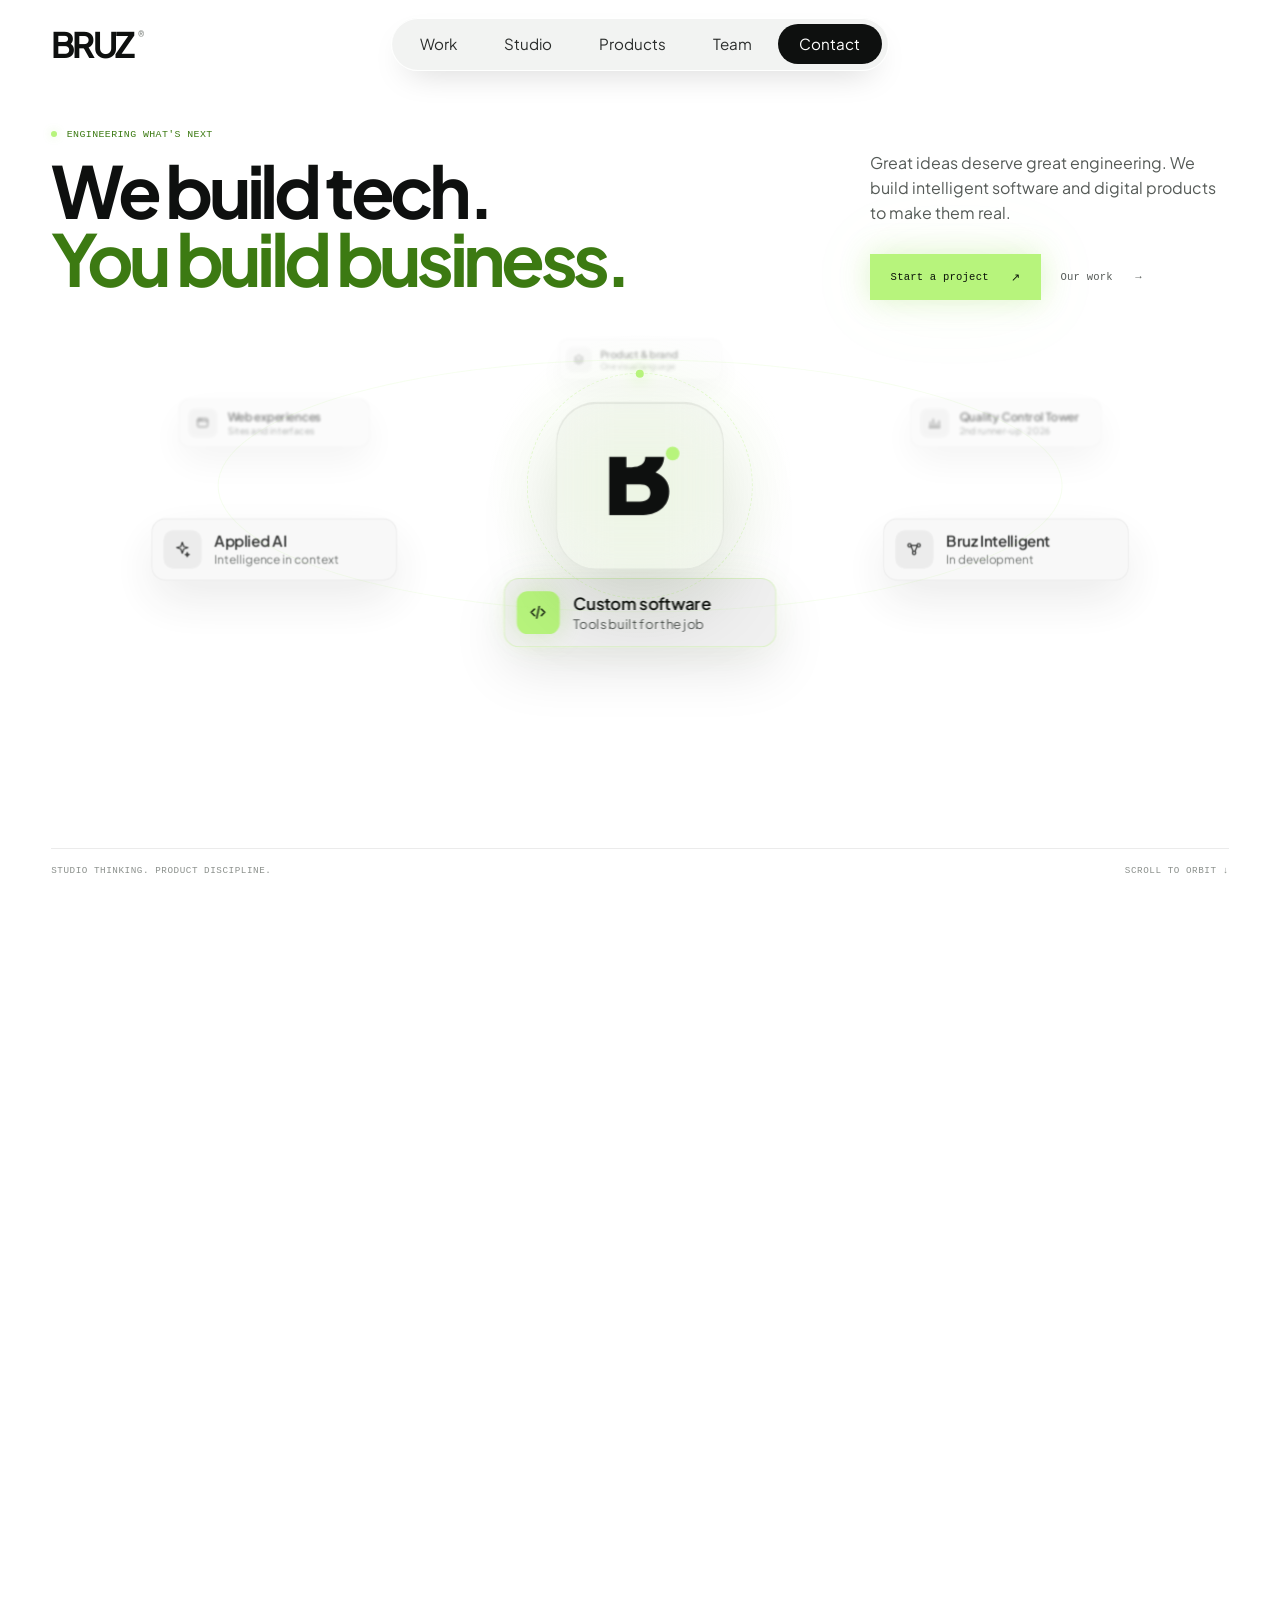
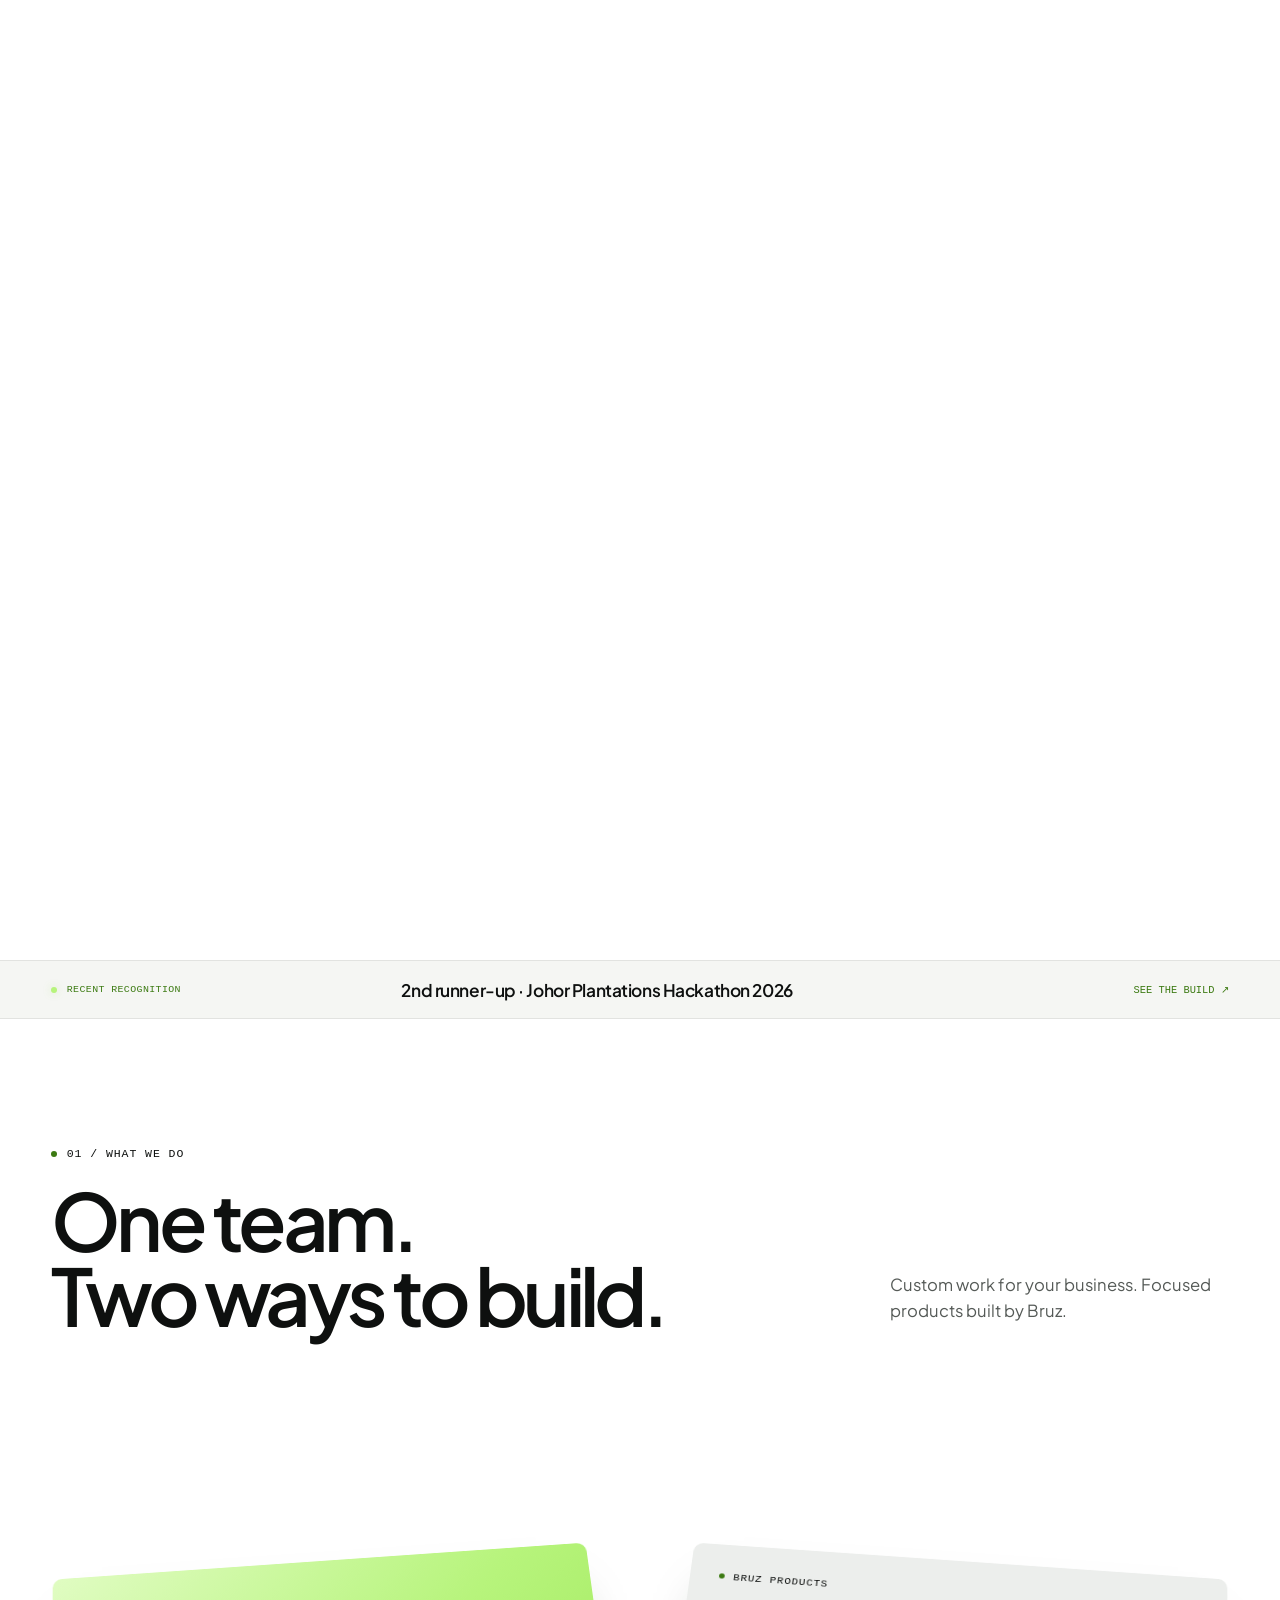
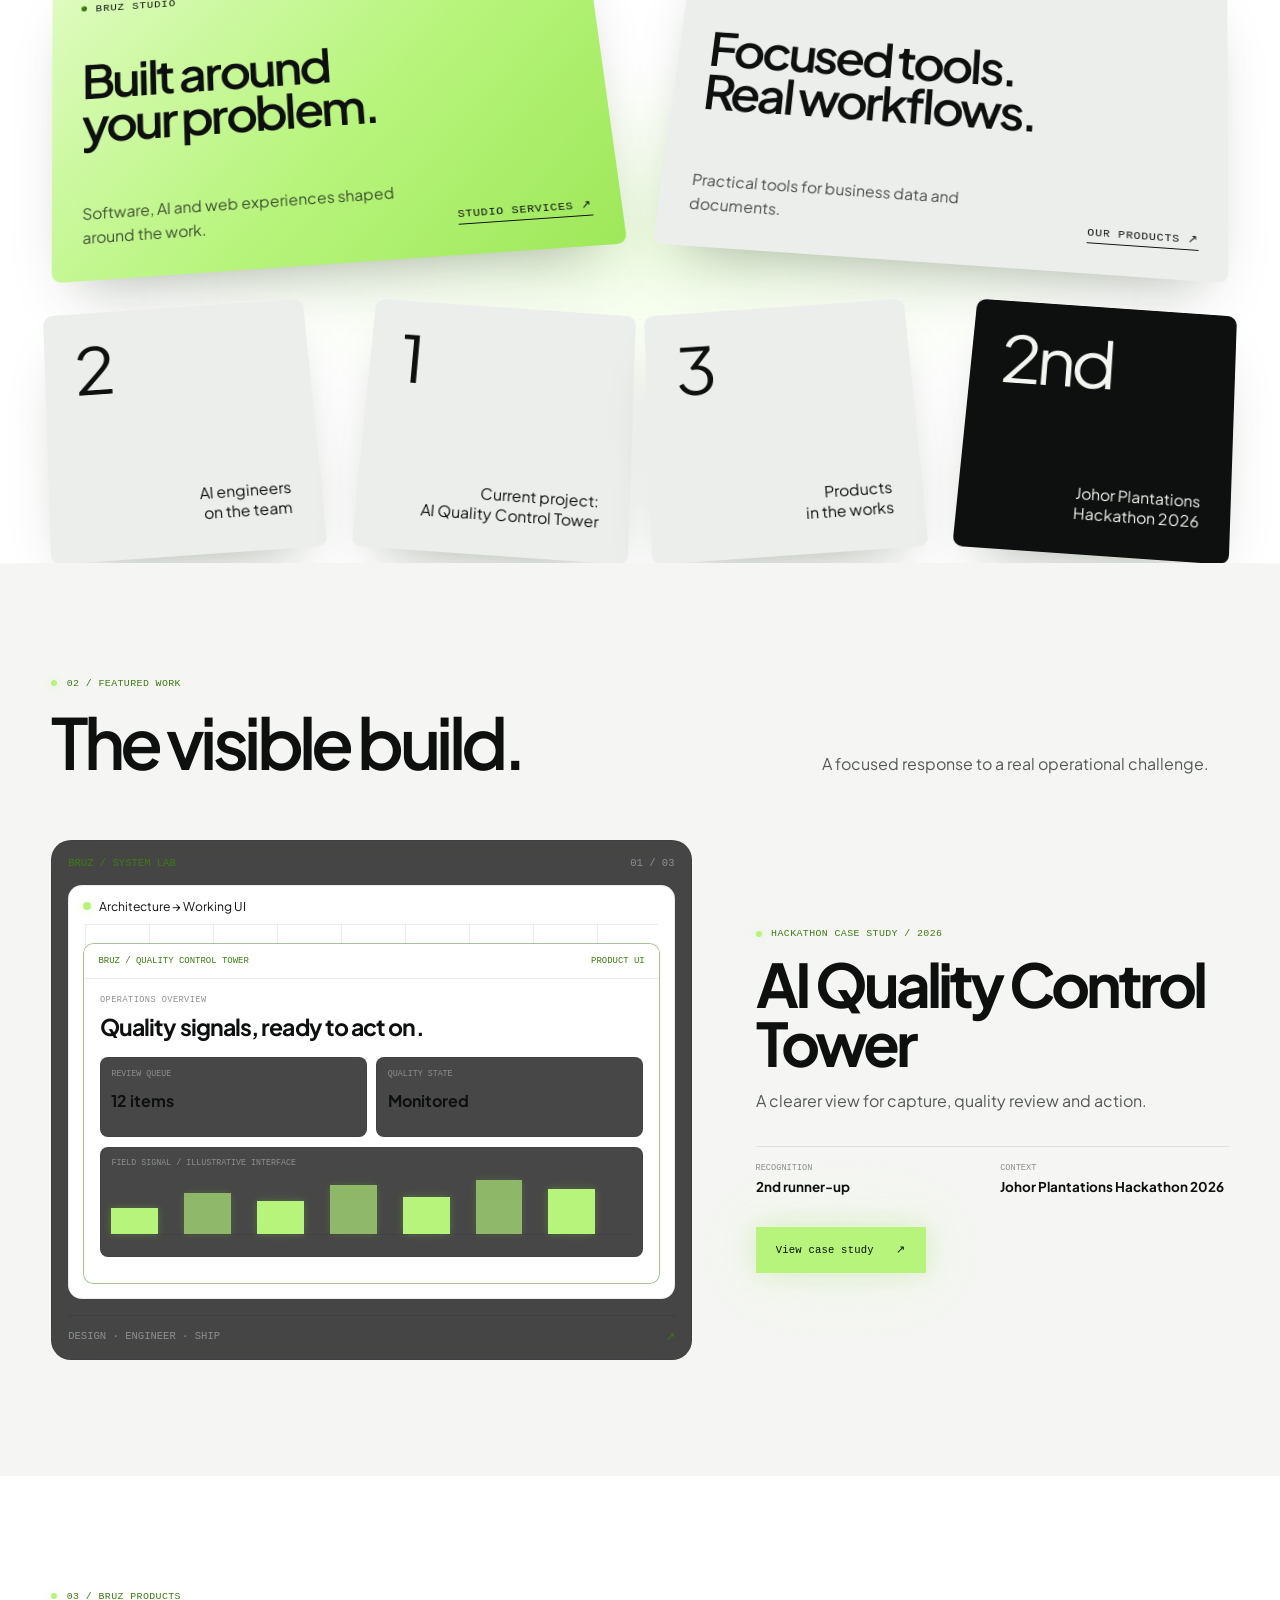
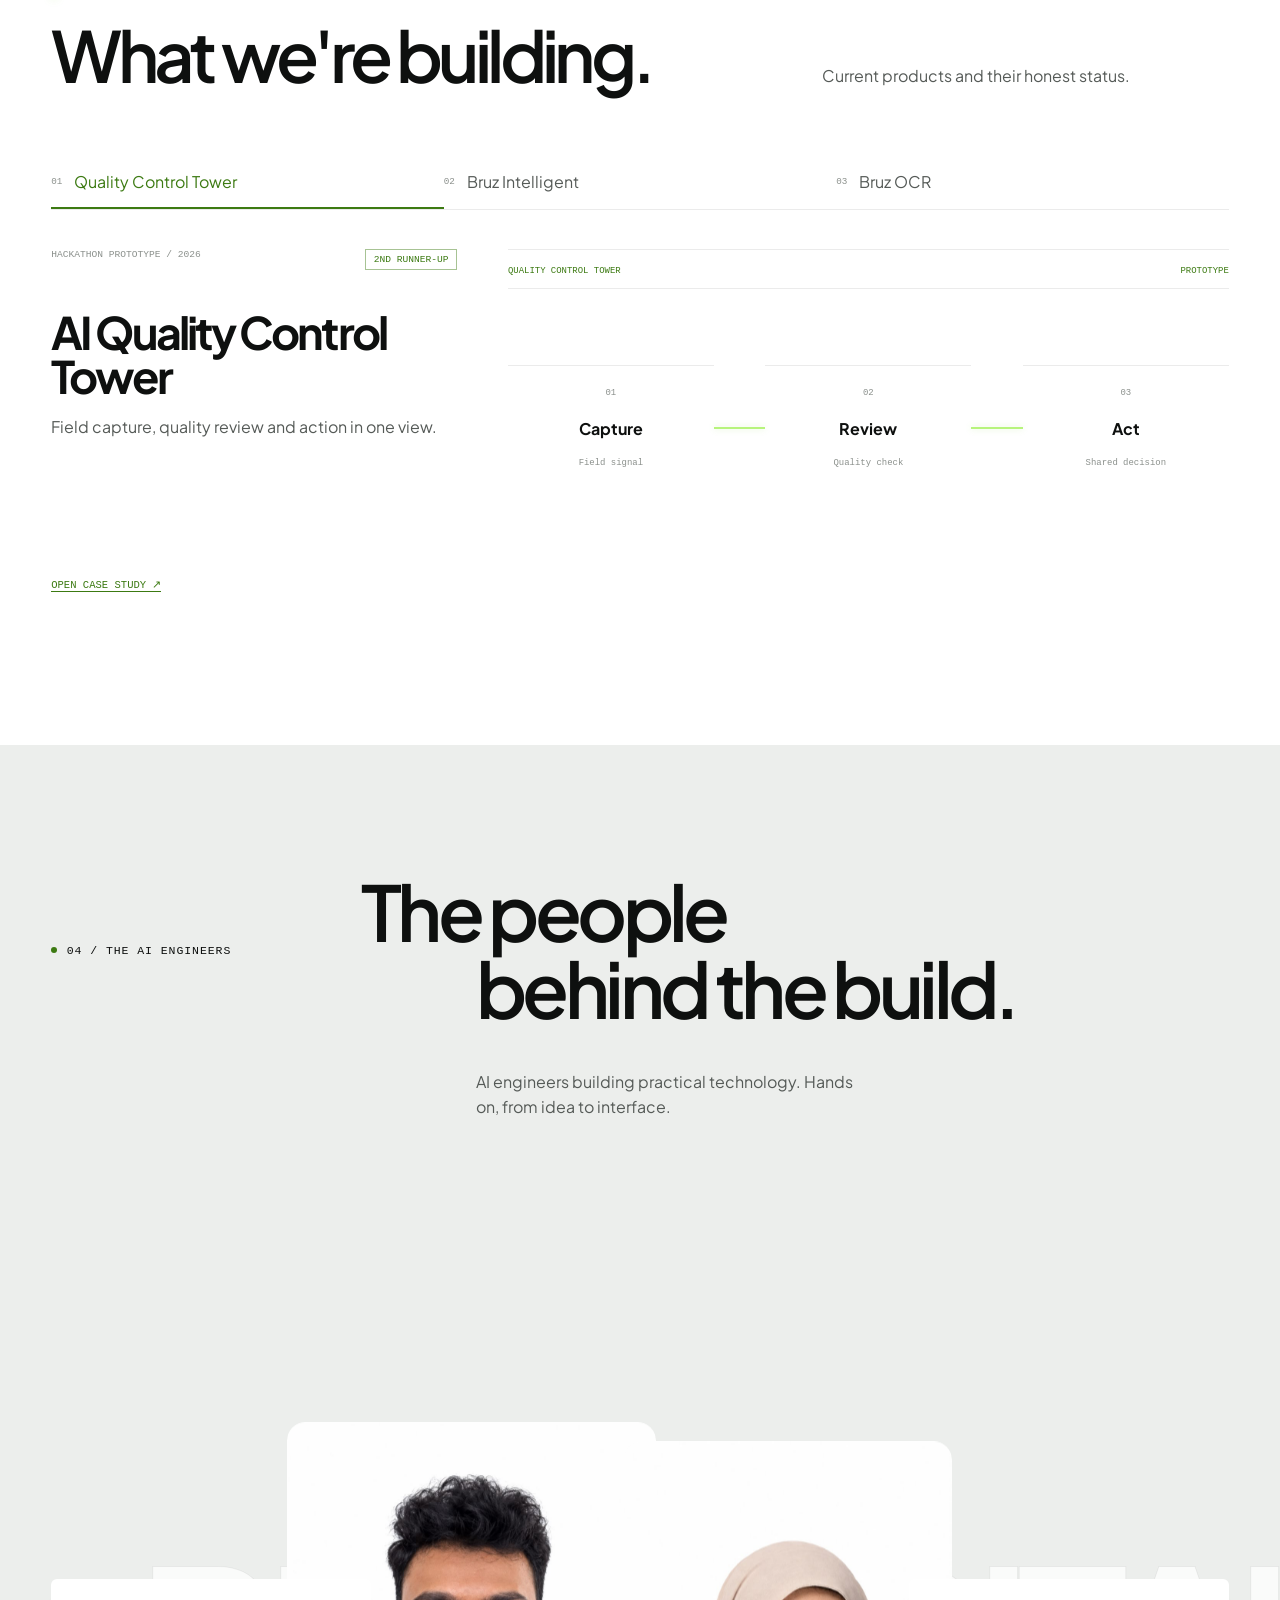
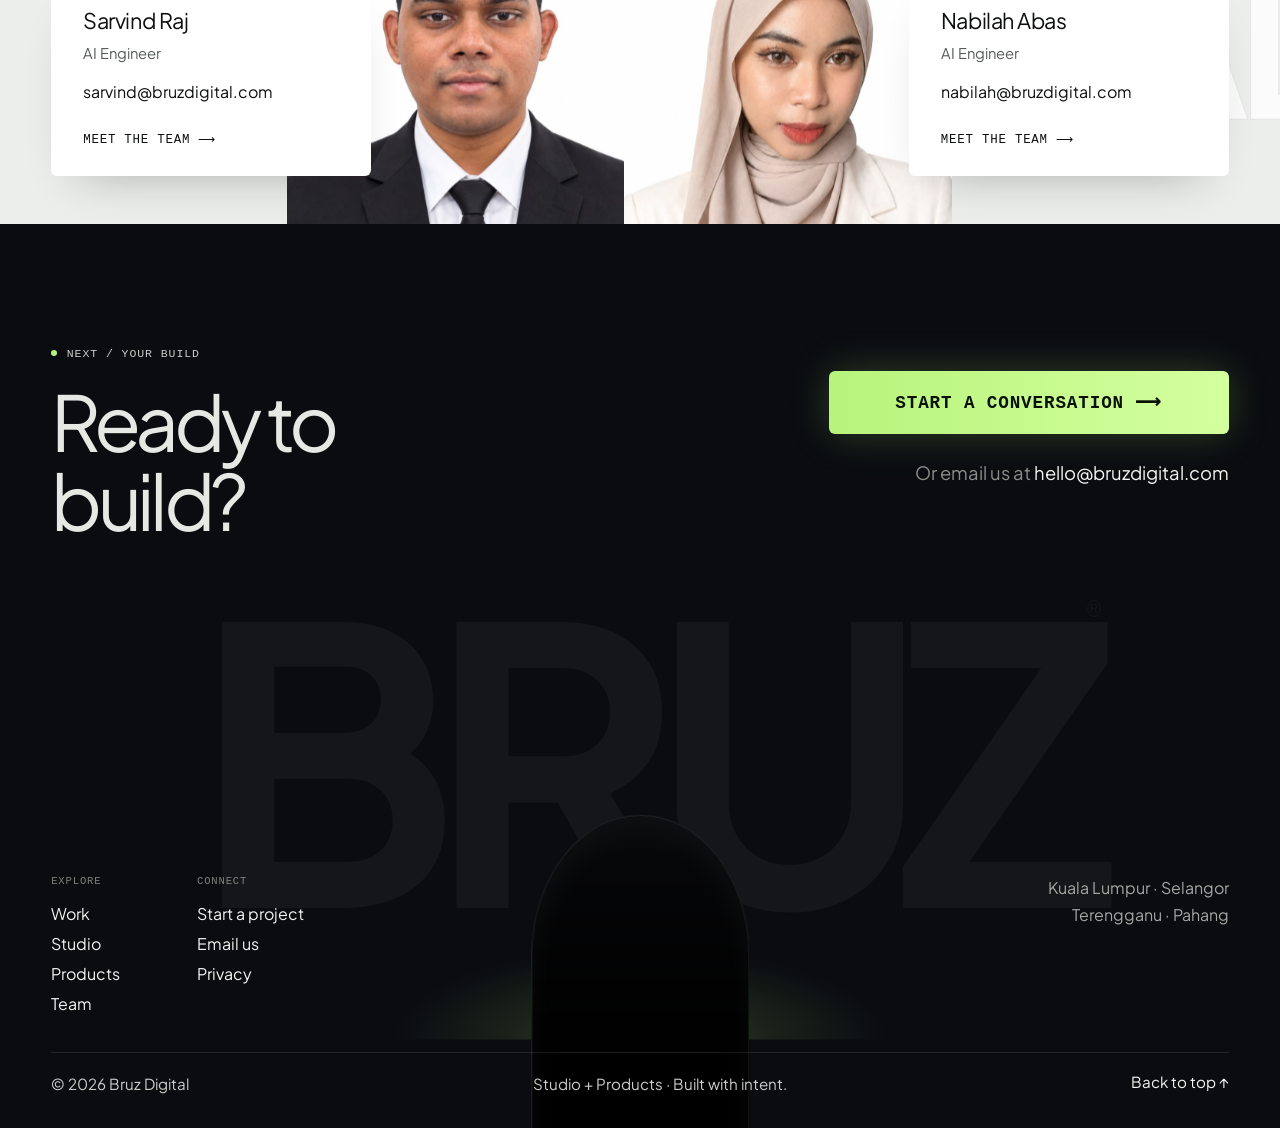
<file: index.html>
<!doctype html>
<html lang="en"><head>
  <meta charset="UTF-8"><meta name="viewport" content="width=device-width, initial-scale=1">
  <meta name="description" content="Bruz Digital builds custom technology and applied AI, while developing focused products for business workflows."><meta name="theme-color" content="#000000">
  <meta name="color-scheme" content="dark"><meta property="og:type" content="website"><meta property="og:site_name" content="Bruz Digital">
  <meta property="og:title" content="We build tech. You build business. | Bruz Digital"><meta property="og:description" content="Bruz Digital builds custom technology and applied AI, while developing focused products for business workflows."><meta property="og:url" content="https://bruzdigital.com/"><meta property="og:image" content="https://bruzdigital.com/assets/social/bruz-social-card.png"><meta property="og:image:width" content="1200"><meta property="og:image:height" content="630"><meta property="og:image:alt" content="Bruz Digital — We build tech. You build business.">
  <meta name="twitter:card" content="summary_large_image"><meta name="twitter:title" content="We build tech. You build business. | Bruz Digital"><meta name="twitter:description" content="Bruz Digital builds custom technology and applied AI, while developing focused products for business workflows."><meta name="twitter:image" content="https://bruzdigital.com/assets/social/bruz-social-card.png">
  <title>We build tech. You build business. | Bruz Digital</title>
  <link rel="canonical" href="https://bruzdigital.com/"><link rel="icon" href="assets/brand/favicon.svg" type="image/svg+xml">
  <link rel="preload" href="assets/fonts/plus-jakarta-sans-regular.woff2" as="font" type="font/woff2" crossorigin>
  <link rel="stylesheet" href="revamp.css">
  <script defer src="assets/vendor/gsap/gsap-3.15.1.min.js"></script>
  <script defer src="assets/vendor/gsap/ScrollTrigger-3.15.1.min.js"></script>
  <script defer src="revamp.js"></script>
  <script type="application/ld+json">{"@context":"https://schema.org","@type":"Organization","name":"Bruz Digital","url":"https://bruzdigital.com","email":"hello@bruzdigital.com"}</script>
</head><body>
<a class="skip-link" href="#main">Skip to content</a>

<header class="site-header">
  <a class="brand" href="index.html" aria-label="Bruz Digital home"><span class="brand-mark">BRUZ</span><span class="brand-reg">®</span></a>
  <button class="menu-toggle" type="button" aria-controls="site-nav" aria-expanded="false">Menu</button>
  <nav class="site-nav" id="site-nav" aria-label="Primary navigation">
    <a href="projects.html">Work</a>
    <a href="services.html">Studio</a>
    <a href="#products">Products</a>
    <a href="team.html">Team</a>
    <a href="contact.html" class="nav-cta">Contact</a>
  </nav>
</header>

<main id="main">

<!-- ═══ HERO ═══ -->
<section class="hero" id="hero" aria-labelledby="hero-title">
  <div class="hero-pin">
    <div class="hero-content">
      <span class="label">Engineering what's next</span>
      <h1 id="hero-title">We build tech.<br><em>You build business.</em></h1>
    </div>
    <div class="hero-aside">
      <p class="hero-lede">Great ideas deserve great engineering. We build intelligent software and digital products to make them real.</p>
      <div class="hero-actions"><a class="btn btn--glow" href="contact.html">Start a project <span aria-hidden="true">↗</span></a><a class="btn btn--ghost" href="projects.html">Our work <span aria-hidden="true">→</span></a></div>
    </div>

    <div class="hero-stage">
      <div class="hero-halo" aria-hidden="true"></div>
      <div class="hero-orbit-line" aria-hidden="true"></div>
      <div class="hero-mark" aria-hidden="true">
        <div class="hero-mark__glow"></div>
        <div class="hero-mark__ring"></div>
        <div class="hero-mark__face"><svg viewBox="0 0 64 64" focusable="false"><path d="M14 15v34h18c10 0 17-5 17-14 0-5-3-9-8-11 3-2 5-5 5-9H35c0 4-3 6-8 6h-3v-6H14zm10 16h8c4 0 6 2 6 5s-2 5-6 5h-8V31z" fill="currentColor"/><circle cx="51" cy="13" r="4" class="mark-dot"/></svg></div>
      </div>

      <ol class="glass-ring" aria-label="What Bruz builds">
        <li class="glass-card is-front" data-kind="Bruz Studio" data-tags="Internal systems|Customer experiences|Workflows"><span class="glass-card__icon"><svg viewBox="0 0 24 24" focusable="false"><path d="M8 8l-4 4 4 4M16 8l4 4-4 4M13.5 5l-3 14"/></svg></span><span class="glass-card__body"><strong>Custom software</strong><span>Tools built for the job</span><span class="glass-card__desc">Internal systems, customer experiences and workflows built for a specific team and job.</span></span></li>
        <li class="glass-card" data-kind="Bruz Studio" data-tags="Useful tasks|Data quality|Human review"><span class="glass-card__icon"><svg viewBox="0 0 24 24" focusable="false"><path d="M12 3l1.9 5.6L19.5 10l-5.6 1.9L12 17.5l-1.9-5.6L4.5 10l5.6-1.4L12 3z"/><path d="M18.5 16.5l.7 2 2 .7-2 .7-.7 2-.7-2-2-.7 2-.7.7-2z"/></svg></span><span class="glass-card__body"><strong>Applied AI</strong><span>Intelligence in context</span><span class="glass-card__desc">AI features designed around useful tasks, data quality and human review.</span></span></li>
        <li class="glass-card" data-kind="Bruz Studio" data-tags="Sites|Interfaces|Accessibility"><span class="glass-card__icon"><svg viewBox="0 0 24 24" focusable="false"><rect x="3.5" y="5" width="17" height="14" rx="2"/><path d="M3.5 9h17M7 7h.01M9.5 7h.01"/></svg></span><span class="glass-card__body"><strong>Web experiences</strong><span>Sites and interfaces</span><span class="glass-card__desc">Fast, accessible sites and interfaces that explain the offer and make the next step obvious.</span></span></li>
        <li class="glass-card" data-kind="Bruz Studio" data-tags="Prototypes|Product UI|Brand"><span class="glass-card__icon"><svg viewBox="0 0 24 24" focusable="false"><path d="M12 4l8.5 4.5L12 13 3.5 8.5 12 4z"/><path d="M3.5 12.5L12 17l8.5-4.5M3.5 16.5L12 21l8.5-4.5"/></svg></span><span class="glass-card__body"><strong>Product &amp; brand</strong><span>One visual language</span><span class="glass-card__desc">A clear visual language that carries from the first prototype through the finished product.</span></span></li>
        <li class="glass-card" data-kind="Bruz Products" data-tags="Hackathon prototype|2nd runner-up|2026"><span class="glass-card__icon"><svg viewBox="0 0 24 24" focusable="false"><path d="M5 20V11M10 20V6M15 20v-7M20 20V9M3 20h18"/></svg></span><span class="glass-card__body"><strong>Quality Control Tower</strong><span>2nd runner-up · 2026</span><span class="glass-card__desc">Field capture, quality review and action in one view. Built for Johor Plantations Hackathon 2026.</span></span></li>
        <li class="glass-card" data-kind="Bruz Products" data-tags="AI + data|In development"><span class="glass-card__icon"><svg viewBox="0 0 24 24" focusable="false"><circle cx="6" cy="7" r="2.2"/><circle cx="18" cy="7" r="2.2"/><circle cx="12" cy="17" r="2.2"/><path d="M8 8.2l2.8 6.8M16 8.2l-2.8 6.8M8.2 7h7.6"/></svg></span><span class="glass-card__body"><strong>Bruz Intelligent</strong><span>In development</span><span class="glass-card__desc">Business information shaped into useful context.</span></span></li>
      </ol>
    </div>

    <div class="hero-detail" aria-hidden="true"><div class="hero-detail__body">
      <div class="hero-detail__index"><b data-detail="num">01</b> / 06 — <span data-detail="kind">Bruz Studio</span></div>
      <div class="hero-detail__title" data-detail="title">Custom software</div>
      <p data-detail="desc">Internal systems, customer experiences and workflows built for a specific team and job.</p>
      <ul class="hero-detail__tags" data-detail="tags"><li>Internal systems</li><li>Customer experiences</li><li>Workflows</li></ul>
    </div></div>

    <div class="hero-progress" aria-hidden="true"><span>Orbit</span><i></i><i></i><i></i><i></i><i></i><i></i></div>
    <div class="hero-foot"><span>Studio thinking. Product discipline.</span><span>Scroll to orbit ↓</span></div>
  </div>
</section>

<!-- Achievement -->
<a class="achieve" href="projects.html#quality-control-tower"><span class="label">Recent recognition</span><strong>2nd runner-up · Johor Plantations Hackathon 2026</strong><span>See the build ↗</span></a>

<!-- ═══ APPROACH: TIB-style card stage ═══ -->
<section class="tib-intro" id="approach" aria-labelledby="approach-title">
  <div class="tib-intro__head">
    <span class="tib-label">01 / What we do</span>
    <h2 id="approach-title">One team.<br>Two ways to build.</h2>
    <p>Custom work for your business. Focused products built by Bruz.</p>
  </div>
  <div class="tib-stage">
    <div class="tib-stage__glow" aria-hidden="true"></div>
    <div class="tib-cards">
      <article class="tib-card tib-card--lime tib-card--wide"><span class="tib-label">Bruz Studio</span><h3>Built around<br>your problem.</h3><div class="tib-card__foot"><p>Software, AI and web experiences shaped around the work.</p><a href="services.html">Studio services ↗</a></div></article>
      <article class="tib-card tib-card--wide"><span class="tib-label">Bruz Products</span><h3>Focused tools.<br>Real workflows.</h3><div class="tib-card__foot"><p>Practical tools for business data and documents.</p><a href="#products">Our products ↗</a></div></article>
      <article class="tib-card tib-card--stat"><strong>2</strong><p>AI engineers<br>on the team</p></article>
      <article class="tib-card tib-card--stat"><strong>1</strong><p>Current project:<br>AI Quality Control Tower</p></article>
      <article class="tib-card tib-card--stat"><strong>3</strong><p>Products<br>in the works</p></article>
      <article class="tib-card tib-card--stat tib-card--ink"><strong>2nd</strong><p>Johor Plantations<br>Hackathon 2026</p></article>
    </div>
  </div>
</section>
<!-- ═══ FEATURED WORK ═══ -->
<section class="scene scene--deep" id="featured-work" aria-labelledby="featured-title">
  <div class="scene-inner">
    <header class="scene-head"><div><span class="label">02 / Featured work</span><h2 id="featured-title">The visible build.</h2></div><p class="scene-lead">A focused response to a real operational challenge.</p></header>
    <div class="case-row">
      <div class="case-visual" aria-label="Bruz System Lab: an architecture diagram transforms into a working product interface">
        <div class="cv-bar"><span>BRUZ / SYSTEM LAB</span><span>01 / 03</span></div>
        <div class="cv-stage">
          <div class="cv-status"><i aria-hidden="true"></i><span>Architecture → Working UI</span></div>
          <div class="cv-grid" aria-hidden="true"></div>
          <div class="cv-schematic" aria-hidden="true">
            <div class="cv-node cv-node--in"><strong>INPUT</strong><span>Challenge</span></div>
            <i class="cv-wire cv-wire--1"></i><i class="cv-dot cv-dot--1"></i>
            <div class="cv-node cv-node--core"><strong>BRUZ</strong><span>BUILD ENGINE</span></div>
            <i class="cv-wire cv-wire--2"></i><i class="cv-dot cv-dot--2"></i>
            <div class="cv-node cv-node--out"><strong>OUTPUT</strong><span>Product</span></div>
          </div>
          <div class="cv-product" aria-hidden="true">
            <div class="cvp-bar"><span>BRUZ / QUALITY CONTROL TOWER</span><span>PRODUCT UI</span></div>
            <div class="cvp-body"><span class="cvp-kicker">Operations overview</span><div class="cvp-title">Quality signals, ready to act on.</div><div class="cvp-grid"><div class="cvp-cell"><span>Review queue</span><strong>12 items</strong></div><div class="cvp-cell"><span>Quality state</span><strong>Monitored</strong></div><div class="cvp-cell cvp-cell--wide"><span>Field signal / Illustrative interface</span><div class="cvp-bars"><i></i><i></i><i></i><i></i><i></i><i></i><i></i></div></div></div></div>
          </div>
        </div>
        <div class="cv-foot"><span>DESIGN · ENGINEER · SHIP</span><span aria-hidden="true">↗</span></div>
      </div>
      <div class="case-copy"><span class="label">Hackathon case study / 2026</span><h3>AI Quality Control Tower</h3><p>A clearer view for capture, quality review and action.</p><div class="case-facts"><div><span>Recognition</span><strong>2nd runner-up</strong></div><div><span>Context</span><strong>Johor Plantations Hackathon 2026</strong></div></div><a class="btn btn--glow" href="projects.html#quality-control-tower">View case study <span aria-hidden="true">↗</span></a></div>
    </div>
  </div>
</section>

<!-- ═══ PRODUCTS ═══ -->
<section class="scene" id="products" aria-labelledby="products-title">
  <div class="scene-inner">
    <header class="scene-head"><div><span class="label">03 / Bruz Products</span><h2 id="products-title">What we're building.</h2></div><p class="scene-lead">Current products and their honest status.</p></header>
    <div class="product-explorer">
      <div class="product-tabs" role="tablist" aria-label="Bruz product demos">
        <button type="button" role="tab" id="tab-tower" aria-selected="true" aria-controls="panel-tower"><span>01</span>Quality Control Tower</button>
        <button type="button" role="tab" id="tab-intelligent" aria-selected="false" aria-controls="panel-intelligent" tabindex="-1"><span>02</span>Bruz Intelligent</button>
        <button type="button" role="tab" id="tab-ocr" aria-selected="false" aria-controls="panel-ocr" tabindex="-1"><span>03</span>Bruz OCR</button>
      </div>
      <div class="product-pane" id="panel-tower" role="tabpanel" aria-labelledby="tab-tower">
        <div class="pp-copy"><div class="pp-meta"><span>Hackathon prototype / 2026</span><span class="status-badge">2nd runner-up</span></div><h3>AI Quality Control Tower</h3><p>Field capture, quality review and action in one view.</p><a href="projects.html#quality-control-tower">Open case study ↗</a></div>
        <div class="pp-demo"><div class="pp-bar"><span>QUALITY CONTROL TOWER</span><span>PROTOTYPE</span></div><div class="tower-flow"><div><b>01</b><strong>Capture</strong><span>Field signal</span></div><i></i><div><b>02</b><strong>Review</strong><span>Quality check</span></div><i></i><div><b>03</b><strong>Act</strong><span>Shared decision</span></div></div></div>
      </div>
      <div class="product-pane" id="panel-intelligent" role="tabpanel" aria-labelledby="tab-intelligent" hidden>
        <div class="pp-copy"><div class="pp-meta"><span>AI + data direction</span><span class="status-badge">In development</span></div><h3>Bruz Intelligent</h3><p>Business information shaped into useful context.</p><a href="contact.html">Discuss the product ↗</a></div>
        <div class="pp-demo"><div class="pp-bar"><span>BRUZ INTELLIGENT</span><span>DEVELOPMENT VIEW</span></div><div class="intel-flow"><div><span>01 / INPUT</span><strong>Business data</strong></div><div><span>02 / CONTEXT</span><strong>Structured knowledge</strong></div><div><span>03 / USE</span><strong>Useful workflow</strong></div></div><small>Product direction · Interface illustration</small></div>
      </div>
      <div class="product-pane" id="panel-ocr" role="tabpanel" aria-labelledby="tab-ocr" hidden>
        <div class="pp-copy"><div class="pp-meta"><span>Local document intelligence</span><span class="status-badge">Early foundation</span></div><h3>Bruz OCR</h3><p>Ingestion and image-quality checks are built. Recognition, review and export are planned.</p><a href="contact.html">Discuss the product ↗</a></div>
        <div class="pp-demo"><div class="pp-bar"><span>BRUZ OCR / LOCAL PIPELINE</span><span>FOUNDATION</span></div><ol class="ocr-pipe"><li class="is-done"><b>01</b><span>Ingest</span><small>Built</small></li><li class="is-done"><b>02</b><span>Validate</span><small>Built</small></li><li class="is-done"><b>03</b><span>Quality</span><small>Built</small></li><li><b>04</b><span>Recognize</span><small>Planned</small></li><li><b>05</b><span>Review</span><small>Planned</small></li><li><b>06</b><span>Export</span><small>Planned</small></li></ol></div>
      </div>
    </div>
  </div>
</section>

<!-- ═══ AI ENGINEERS: TIB founders layout ═══ -->
<section class="crew" id="people" aria-labelledby="crew-title">
  <div class="crew__head">
    <span class="tib-label">04 / The AI engineers</span>
    <h2 id="crew-title"><span>The people</span><span>behind the build.</span></h2>
    <p>AI engineers building practical technology. Hands on, from idea to interface.</p>
  </div>
  <div class="crew__stage">
    <div class="crew__word" aria-hidden="true">BRUZ DIGITAL</div>
    <!-- Replace these two files with full-body cut-out photos (transparent PNG, portrait). -->
    <img class="crew__photo crew__photo--left" src="assets/team/sarvind-raj-full.png" alt="Sarvind Raj" width="960" height="1280" loading="lazy" decoding="async">
    <img class="crew__photo crew__photo--right" src="assets/team/nabilah-abas-full.png" alt="Nabilah Abas" width="853" height="1280" loading="lazy" decoding="async">
    <article class="crew__card crew__card--left"><h3>Sarvind Raj</h3><p>AI Engineer</p><a class="crew__mail" href="mailto:sarvind@bruzdigital.com">sarvind@bruzdigital.com</a><a class="crew__more" href="team.html" data-scramble>Meet the team ⟶</a></article>
    <article class="crew__card crew__card--right"><h3>Nabilah Abas</h3><p>AI Engineer</p><a class="crew__mail" href="mailto:nabilah@bruzdigital.com">nabilah@bruzdigital.com</a><a class="crew__more" href="team.html" data-scramble>Meet the team ⟶</a></article>
  </div>
</section>
<!-- ═══ CTA: TIB "ready to press go" layout ═══ -->
<section class="press" aria-labelledby="press-title">
  <div class="press__cta">
    <div><span class="tib-label">Next / Your build</span><h2 id="press-title">Ready to<br>build?</h2></div>
    <div class="press__action">
      <a class="press__btn" href="contact.html" data-scramble>Start a conversation ⟶</a>
      <p>Or email us at <a href="mailto:hello@bruzdigital.com">hello@bruzdigital.com</a></p>
    </div>
  </div>
</section>
</main>
<footer class="site-footer press-foot">
  <div class="press-foot__capsule" aria-hidden="true"></div>
  <div class="press-foot__glow" aria-hidden="true"></div>
  <div class="press-foot__word" aria-hidden="true">BRUZ<span>®</span></div>
  <div class="press-foot__dir">
    <div><span>Explore</span><nav aria-label="Footer navigation"><a href="projects.html" data-scramble>Work</a><a href="services.html" data-scramble>Studio</a><a href="#products" data-scramble>Products</a><a href="team.html" data-scramble>Team</a></nav></div>
    <div><span>Connect</span><nav aria-label="Contact links"><a href="contact.html" data-scramble>Start a project</a><a href="mailto:hello@bruzdigital.com" data-scramble>Email us</a><a href="privacy.html" data-scramble>Privacy</a></nav></div>
    <p>Kuala Lumpur · Selangor<br>Terengganu · Pahang</p>
  </div>
  <div class="press-foot__base"><p>© 2026 Bruz Digital</p><p>Studio + Products · Built with intent.</p><a href="#main" data-scramble>Back to top ↑</a></div>
</footer>
</body></html>
</file>
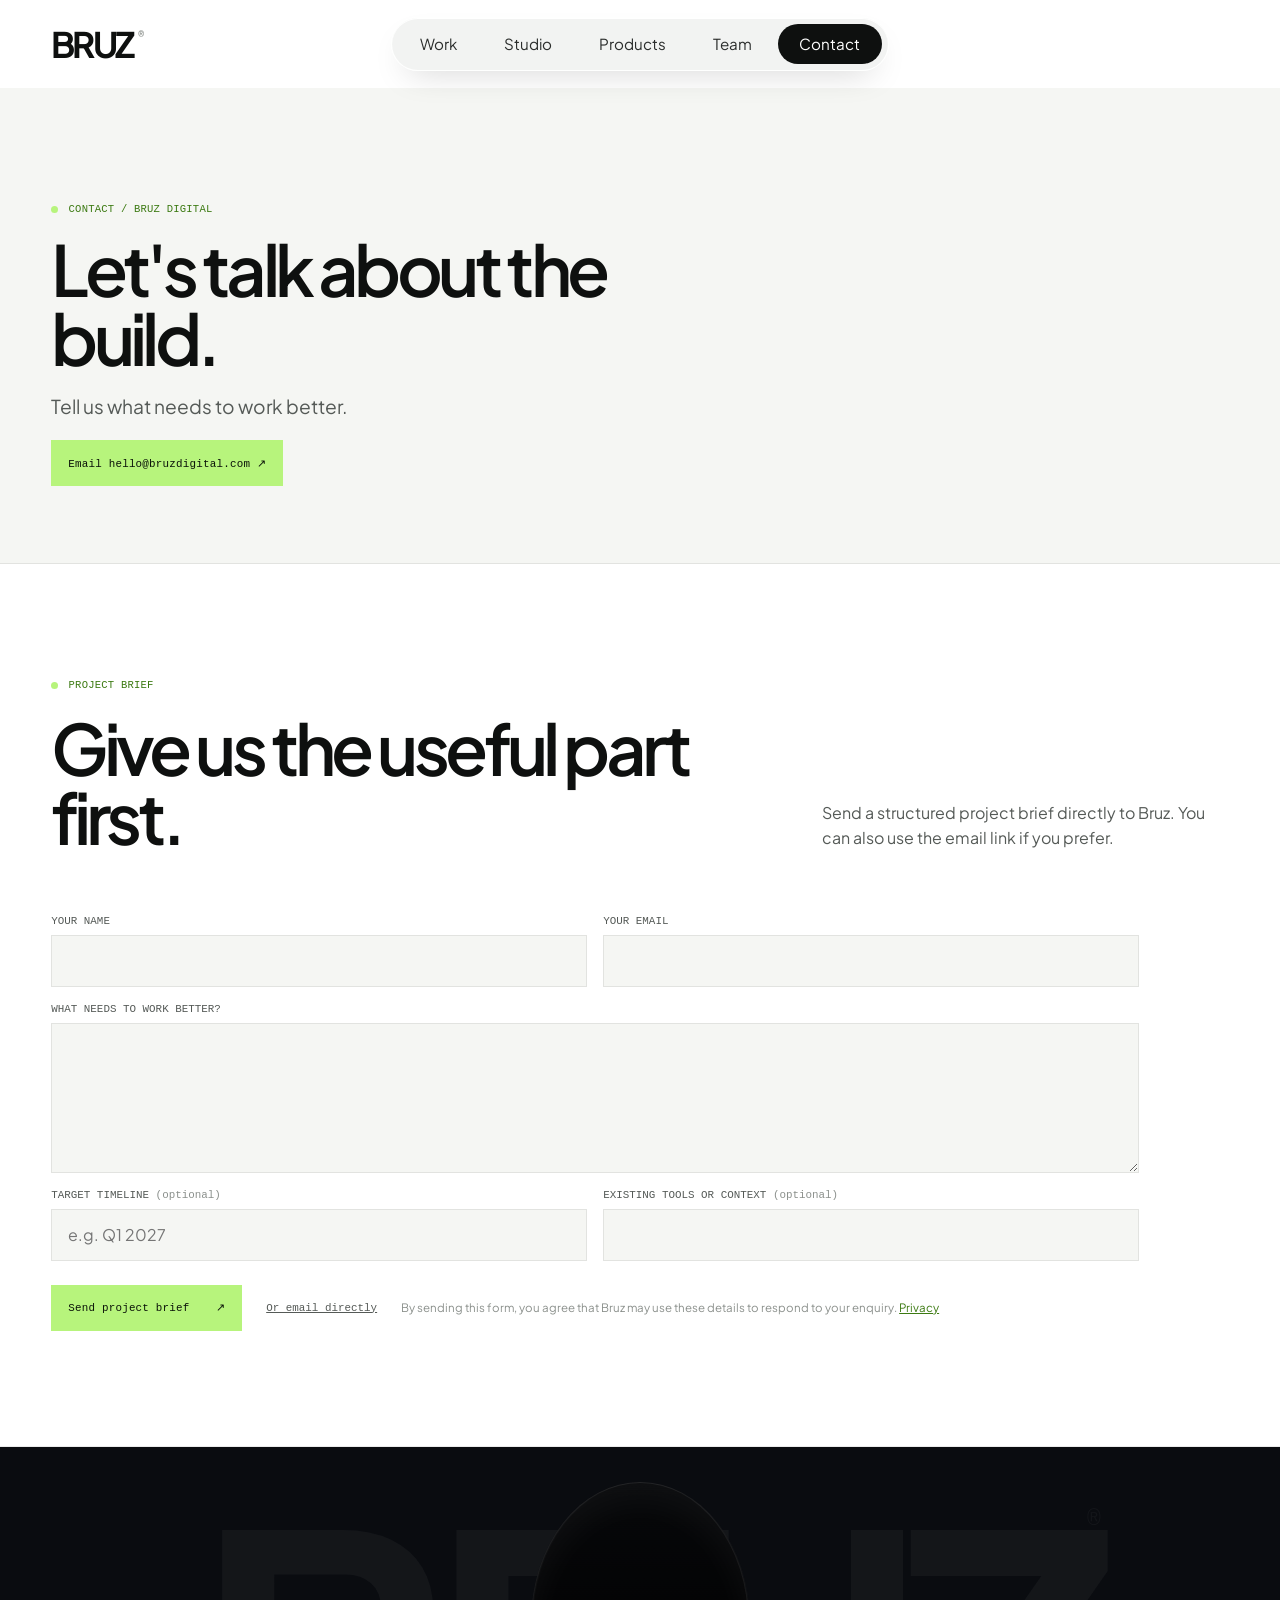
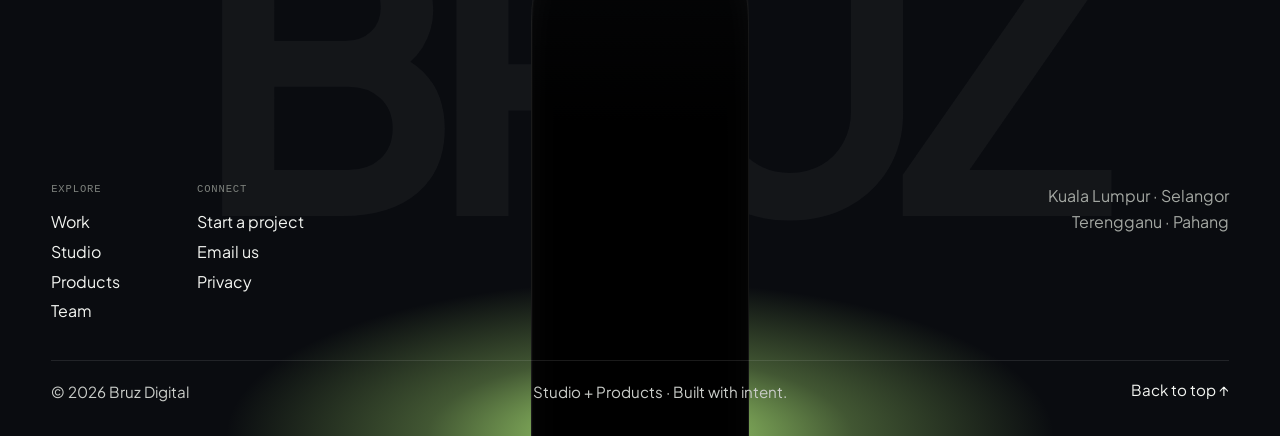
<file: contact.html>
<!doctype html>
<html lang="en"><head>
  <meta charset="UTF-8"><meta name="viewport" content="width=device-width, initial-scale=1">
  <meta name="description" content="Start a conversation with Bruz Digital about a technology or AI project."><meta name="theme-color" content="#101410">
  <meta name="color-scheme" content="dark"><meta property="og:type" content="website"><meta property="og:site_name" content="Bruz Digital">
  <meta property="og:title" content="Contact | Bruz Digital"><meta property="og:description" content="Start a conversation with Bruz Digital about a technology or AI project."><meta property="og:url" content="https://bruzdigital.com/contact.html"><meta property="og:image" content="https://bruzdigital.com/assets/social/bruz-social-card.png"><meta property="og:image:width" content="1200"><meta property="og:image:height" content="630"><meta property="og:image:alt" content="Bruz Digital — We build tech. You build business.">
  <meta name="twitter:card" content="summary_large_image"><meta name="twitter:title" content="Contact | Bruz Digital"><meta name="twitter:description" content="Start a conversation with Bruz Digital about a technology or AI project."><meta name="twitter:image" content="https://bruzdigital.com/assets/social/bruz-social-card.png">
  <title>Contact | Bruz Digital</title>
  <link rel="canonical" href="https://bruzdigital.com/contact.html"><link rel="icon" href="assets/brand/favicon.svg" type="image/svg+xml">
  <link rel="preload" href="assets/fonts/plus-jakarta-sans-regular.woff2" as="font" type="font/woff2" crossorigin>
  <link rel="stylesheet" href="revamp.css">
  <script defer src="revamp.js"></script>
  <script type="application/ld+json">{"@context":"https://schema.org","@type":"Organization","name":"Bruz Digital","url":"https://bruzdigital.com","email":"hello@bruzdigital.com"}</script>
</head><body>
<a class="skip-link" href="#main">Skip to content</a>
<header class="site-header">
  <a class="brand" href="index.html" aria-label="Bruz Digital home"><span class="brand-mark">BRUZ</span><span class="brand-reg">®</span><span class="brand-descriptor">DIGITAL<br>STUDIO + PRODUCTS</span></a>
  <button class="menu-toggle" type="button" aria-controls="site-nav" aria-expanded="false">Menu</button>
  <nav class="site-nav" id="site-nav" aria-label="Primary navigation"><a href="projects.html">Work</a>
<a href="services.html">Studio</a>
<a href="index.html#products">Products</a>
<a href="team.html">Team</a>
<a href="contact.html" aria-current="page" class="nav-cta">Contact</a></nav>
</header>
<main id="main"><section class="page-hero"><div class="eyebrow">Contact / Bruz Digital</div><h1>Let's talk about the build.</h1><p>Tell us what needs to work better.</p><a class="button button--acid" href="mailto:hello@bruzdigital.com?subject=Let%27s%20build%20with%20Bruz">Email hello@bruzdigital.com ↗</a></section><section class="section section--light" aria-labelledby="brief-title"><div class="section-head"><div><div class="eyebrow eyebrow--dark">Project brief</div><h2 id="brief-title">Give us the useful part first.</h2></div><p class="section-lead">Send a structured project brief directly to Bruz. You can also use the email link if you prefer.</p></div><form class="brief-form" name="project-brief" method="POST" action="/thanks.html" data-netlify="true" netlify-honeypot="bot-field" data-brief-form><input type="hidden" name="form-name" value="project-brief"><p class="form-trap" aria-hidden="true"><label>Leave this field empty <input name="bot-field" tabindex="-1" autocomplete="off"></label></p><div class="form-field"><label for="brief-name">Your name</label><input id="brief-name" name="name" autocomplete="name" required></div><div class="form-field"><label for="brief-email">Your email</label><input id="brief-email" name="email" type="email" autocomplete="email" required></div><div class="form-field form-field--wide"><label for="brief-challenge">What needs to work better?</label><textarea id="brief-challenge" name="challenge" rows="5" required></textarea></div><div class="form-field"><label for="brief-timeline">Target timeline <span>(optional)</span></label><input id="brief-timeline" name="timeline" placeholder="e.g. Q1 2027"></div><div class="form-field"><label for="brief-context">Existing tools or context <span>(optional)</span></label><input id="brief-context" name="context"></div><div class="form-actions"><button class="button button--acid" type="submit">Send project brief <span aria-hidden="true">↗</span></button><a href="mailto:hello@bruzdigital.com">Or email directly</a><small>By sending this form, you agree that Bruz may use these details to respond to your enquiry. <a href="privacy.html">Privacy</a></small></div></form></section></main>
<footer class="site-footer press-foot">
  <div class="press-foot__capsule" aria-hidden="true"></div>
  <div class="press-foot__glow" aria-hidden="true"></div>
  <div class="press-foot__word" aria-hidden="true">BRUZ<span>®</span></div>
  <div class="press-foot__dir">
    <div><span>Explore</span><nav aria-label="Footer navigation"><a href="projects.html" data-scramble>Work</a><a href="services.html" data-scramble>Studio</a><a href="index.html#products" data-scramble>Products</a><a href="team.html" data-scramble>Team</a></nav></div>
    <div><span>Connect</span><nav aria-label="Contact links"><a href="contact.html" data-scramble>Start a project</a><a href="mailto:hello@bruzdigital.com" data-scramble>Email us</a><a href="privacy.html" data-scramble>Privacy</a></nav></div>
    <p>Kuala Lumpur · Selangor<br>Terengganu · Pahang</p>
  </div>
  <div class="press-foot__base"><p>© 2026 Bruz Digital</p><p>Studio + Products · Built with intent.</p><a href="#main" data-scramble>Back to top ↑</a></div>
</footer>
</body></html>
</file>
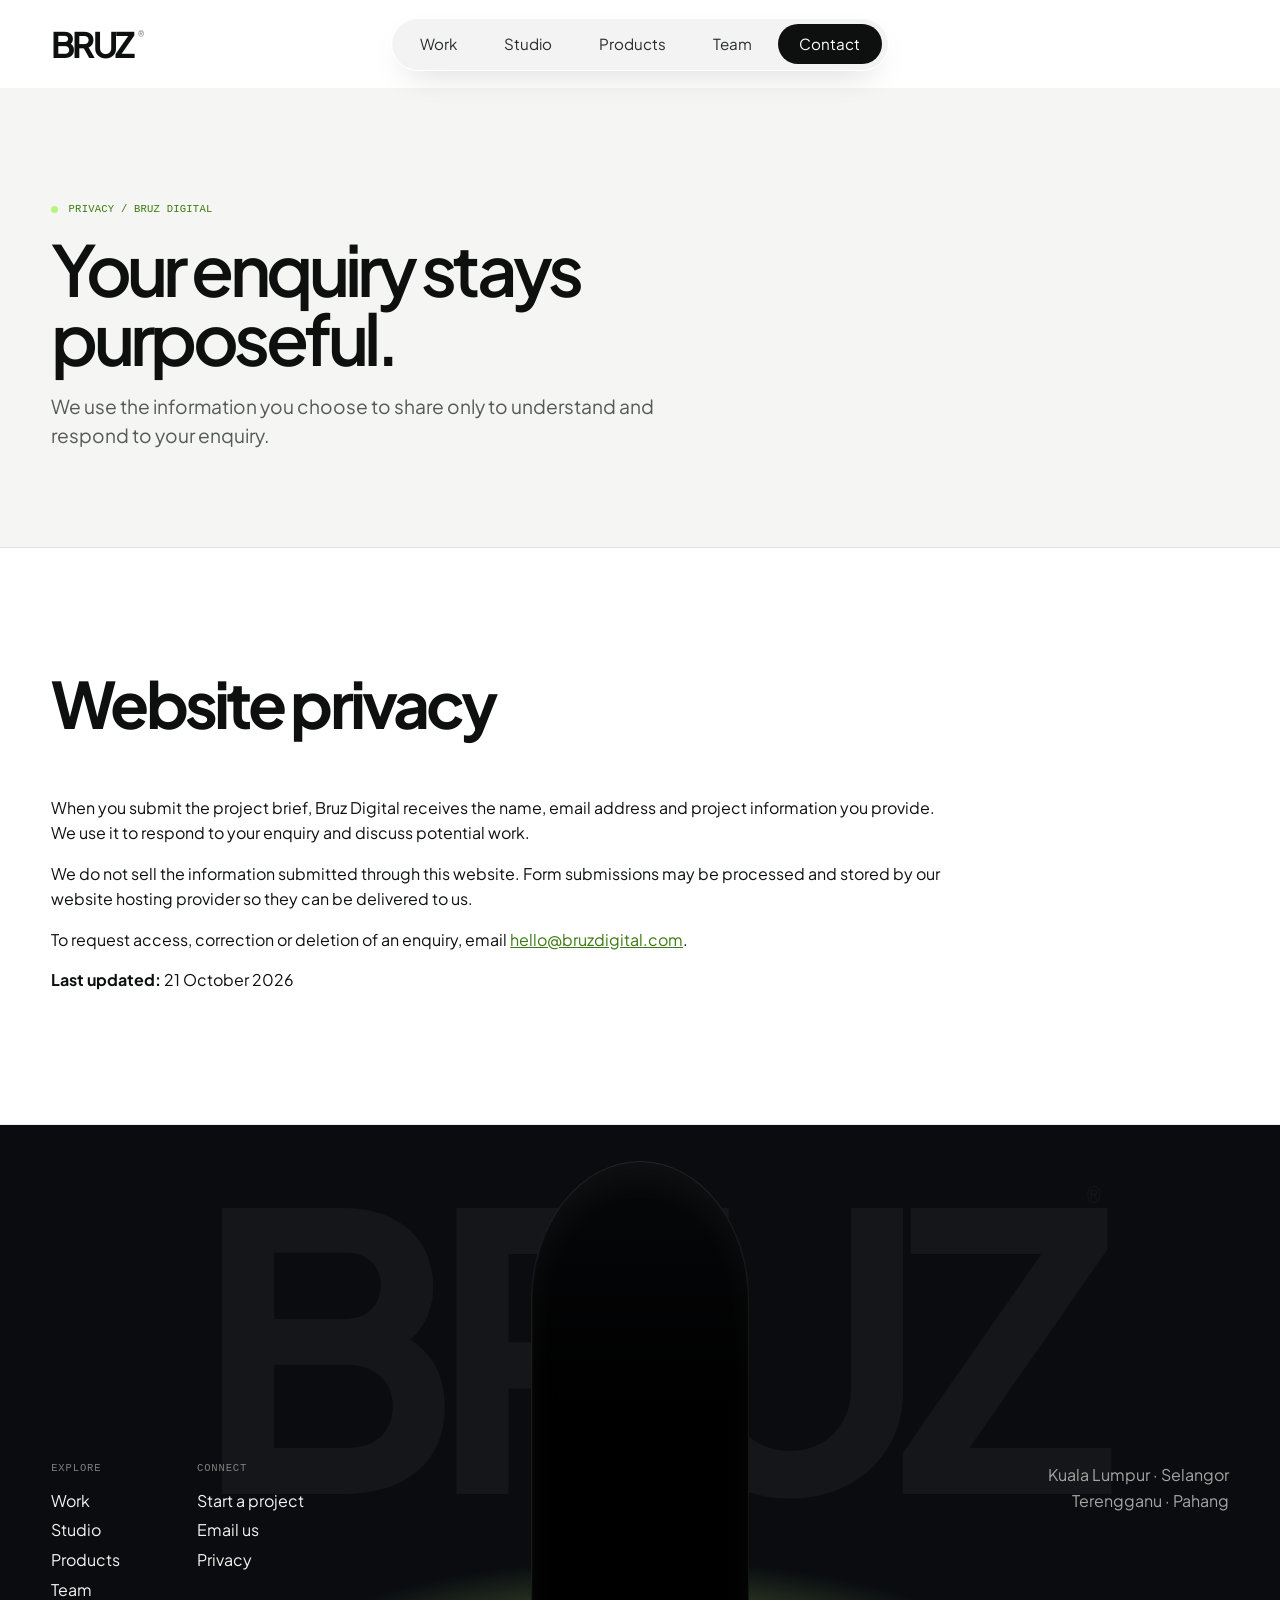
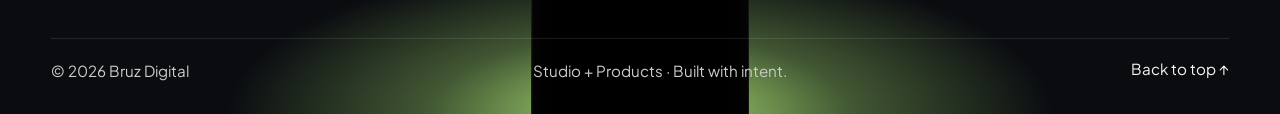
<file: privacy.html>
<!doctype html>
<html lang="en"><head>
  <meta charset="UTF-8"><meta name="viewport" content="width=device-width, initial-scale=1">
  <meta name="description" content="How Bruz Digital uses information submitted through its project enquiry form."><meta name="theme-color" content="#101410">
  <meta name="color-scheme" content="dark"><meta property="og:type" content="website"><meta property="og:site_name" content="Bruz Digital">
  <meta property="og:title" content="Privacy | Bruz Digital"><meta property="og:description" content="How Bruz Digital uses information submitted through its project enquiry form."><meta property="og:url" content="https://bruzdigital.com/privacy.html"><meta property="og:image" content="https://bruzdigital.com/assets/social/bruz-social-card.png"><meta property="og:image:width" content="1200"><meta property="og:image:height" content="630"><meta property="og:image:alt" content="Bruz Digital — We build tech. You build business.">
  <meta name="twitter:card" content="summary_large_image"><meta name="twitter:title" content="Privacy | Bruz Digital"><meta name="twitter:description" content="How Bruz Digital uses information submitted through its project enquiry form."><meta name="twitter:image" content="https://bruzdigital.com/assets/social/bruz-social-card.png">
  <title>Privacy | Bruz Digital</title>
  <link rel="canonical" href="https://bruzdigital.com/privacy.html"><link rel="icon" href="assets/brand/favicon.svg" type="image/svg+xml">
  <link rel="preload" href="assets/fonts/plus-jakarta-sans-regular.woff2" as="font" type="font/woff2" crossorigin>
  <link rel="stylesheet" href="revamp.css">
  <script defer src="revamp.js"></script>
  <script type="application/ld+json">{"@context":"https://schema.org","@type":"Organization","name":"Bruz Digital","url":"https://bruzdigital.com","email":"hello@bruzdigital.com"}</script>
</head><body>
<a class="skip-link" href="#main">Skip to content</a>
<header class="site-header">
  <a class="brand" href="index.html" aria-label="Bruz Digital home"><span class="brand-mark">BRUZ</span><span class="brand-reg">®</span><span class="brand-descriptor">DIGITAL<br>STUDIO + PRODUCTS</span></a>
  <button class="menu-toggle" type="button" aria-controls="site-nav" aria-expanded="false">Menu</button>
  <nav class="site-nav" id="site-nav" aria-label="Primary navigation"><a href="projects.html">Work</a>
<a href="services.html">Studio</a>
<a href="index.html#products">Products</a>
<a href="team.html">Team</a>
<a href="contact.html" class="nav-cta">Contact</a></nav>
</header>
<main id="main"><section class="page-hero"><div class="eyebrow">Privacy / Bruz Digital</div><h1>Your enquiry stays purposeful.</h1><p>We use the information you choose to share only to understand and respond to your enquiry.</p></section><section class="section section--light legal-copy"><h2>Website privacy</h2><p>When you submit the project brief, Bruz Digital receives the name, email address and project information you provide. We use it to respond to your enquiry and discuss potential work.</p><p>We do not sell the information submitted through this website. Form submissions may be processed and stored by our website hosting provider so they can be delivered to us.</p><p>To request access, correction or deletion of an enquiry, email <a href="mailto:hello@bruzdigital.com">hello@bruzdigital.com</a>.</p><p><strong>Last updated:</strong> 21 October 2026</p></section></main>
<footer class="site-footer press-foot">
  <div class="press-foot__capsule" aria-hidden="true"></div>
  <div class="press-foot__glow" aria-hidden="true"></div>
  <div class="press-foot__word" aria-hidden="true">BRUZ<span>®</span></div>
  <div class="press-foot__dir">
    <div><span>Explore</span><nav aria-label="Footer navigation"><a href="projects.html" data-scramble>Work</a><a href="services.html" data-scramble>Studio</a><a href="index.html#products" data-scramble>Products</a><a href="team.html" data-scramble>Team</a></nav></div>
    <div><span>Connect</span><nav aria-label="Contact links"><a href="contact.html" data-scramble>Start a project</a><a href="mailto:hello@bruzdigital.com" data-scramble>Email us</a><a href="privacy.html" data-scramble>Privacy</a></nav></div>
    <p>Kuala Lumpur · Selangor<br>Terengganu · Pahang</p>
  </div>
  <div class="press-foot__base"><p>© 2026 Bruz Digital</p><p>Studio + Products · Built with intent.</p><a href="#main" data-scramble>Back to top ↑</a></div>
</footer>
</body></html>
</file>
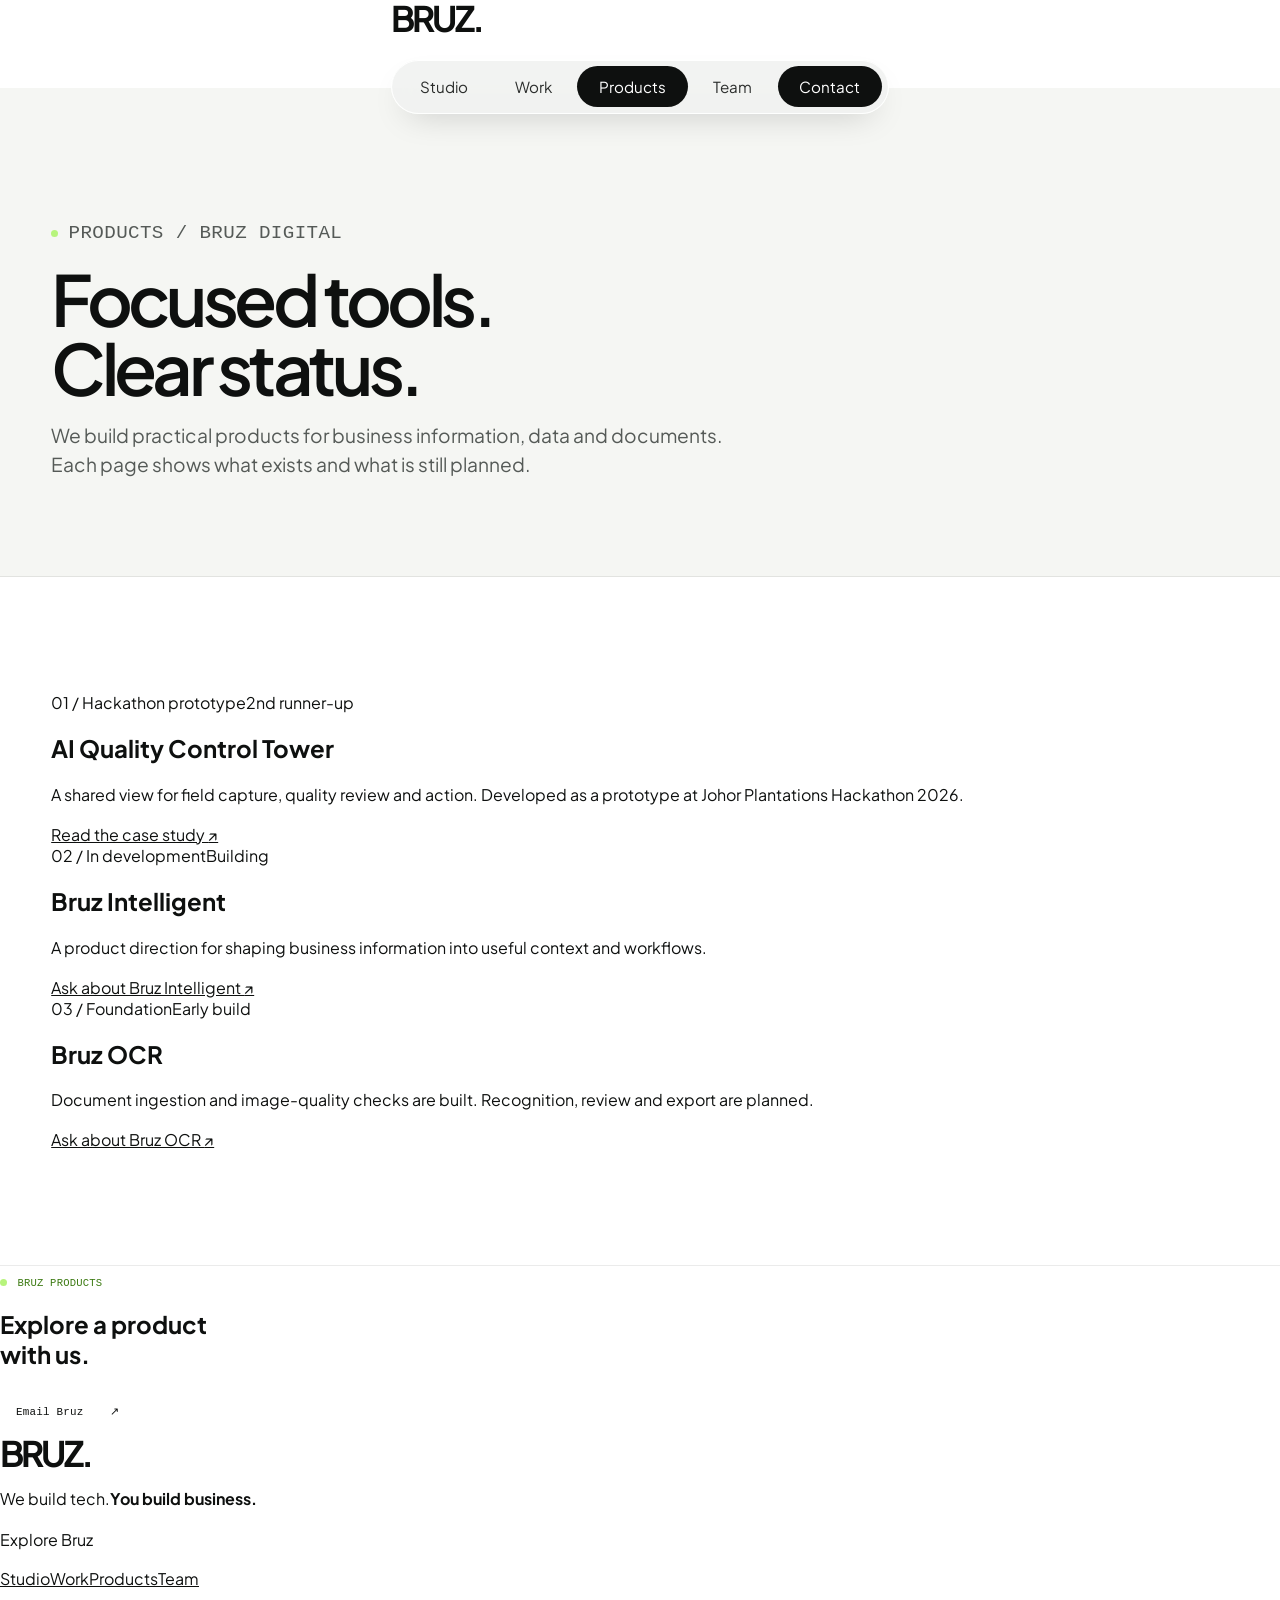
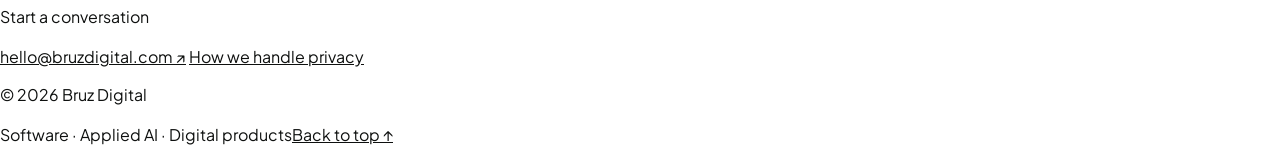
<file: products.html>
<!doctype html>
<html lang="en"><head>
  <meta charset="UTF-8"><meta name="viewport" content="width=device-width, initial-scale=1">
  <meta name="description" content="See Bruz Digital product directions and their current development status."><meta name="theme-color" content="#F3F7FB">
  <meta name="color-scheme" content="light"><meta property="og:type" content="website"><meta property="og:site_name" content="Bruz Digital">
  <meta property="og:title" content="Products | Bruz Digital"><meta property="og:description" content="See Bruz Digital product directions and their current development status."><meta property="og:url" content="https://bruzdigital.com/products.html"><meta property="og:image" content="https://bruzdigital.com/assets/social/bruz-social-card.png"><meta property="og:image:width" content="1200"><meta property="og:image:height" content="630"><meta property="og:image:alt" content="Bruz Digital — We build tech. You build business.">
  <meta name="twitter:card" content="summary_large_image"><meta name="twitter:title" content="Products | Bruz Digital"><meta name="twitter:description" content="See Bruz Digital product directions and their current development status."><meta name="twitter:image" content="https://bruzdigital.com/assets/social/bruz-social-card.png">
  <title>Products | Bruz Digital</title>
  <link rel="canonical" href="https://bruzdigital.com/products.html"><link rel="icon" href="assets/brand/favicon-v6.svg" type="image/svg+xml">
  <link rel="preload" href="assets/fonts/plus-jakarta-sans-regular.woff2" as="font" type="font/woff2" crossorigin>
  <link rel="stylesheet" href="revamp.css"><script defer src="revamp.js"></script>
  <script type="application/ld+json">{"@context":"https://schema.org","@type":"Organization","name":"Bruz Digital","url":"https://bruzdigital.com","email":"hello@bruzdigital.com"}</script>
</head><body>
<a class="skip-link" href="#main">Skip to content</a>
<header class="site-header">
  <span class="scroll-progress" aria-hidden="true"></span>
  <a class="brand" href="index.html" aria-label="Bruz Digital home"><span class="brand-mark">BRUZ<span class="brand-dot">.</span></span><span class="brand-descriptor">DIGITAL<br>STUDIO + PRODUCTS</span></a>
  <button class="menu-toggle" type="button" aria-controls="site-nav" aria-expanded="false" aria-label="Open navigation"><span></span><span></span><span></span></button>
  <nav class="site-nav" id="site-nav" aria-label="Primary navigation"><a href="index.html#studio">Studio</a>
<a href="index.html#work">Work</a>
<a href="index.html#products" aria-current="page">Products</a>
<a href="index.html#team">Team</a>
<a href="index.html#contact" class="nav-cta">Contact</a></nav>
</header>
<main id="main"><section class="page-hero"><p class="eyebrow">Products / Bruz Digital</p><h1>Focused tools.<br>Clear status.</h1><p>We build practical products for business information, data and documents. Each page shows what exists and what is still planned.</p></section><section class="section section--products"><div class="product-grid product-grid--page"><article class="product-card"><div class="product-top"><span>01 / Hackathon prototype</span><span class="status status--prototype">2nd runner-up</span></div><h2>AI Quality Control Tower</h2><p>A shared view for field capture, quality review and action. Developed as a prototype at Johor Plantations Hackathon 2026.</p><a class="text-link" href="projects.html#quality-control-tower">Read the case study <span aria-hidden="true">↗</span></a></article><article class="product-card product-card--highlight"><div class="product-top"><span>02 / In development</span><span class="status">Building</span></div><h2>Bruz Intelligent</h2><p>A product direction for shaping business information into useful context and workflows.</p><a class="text-link" href="mailto:hello@bruzdigital.com?subject=Bruz%20Intelligent">Ask about Bruz Intelligent <span aria-hidden="true">↗</span></a></article><article class="product-card"><div class="product-top"><span>03 / Foundation</span><span class="status">Early build</span></div><h2>Bruz OCR</h2><p>Document ingestion and image-quality checks are built. Recognition, review and export are planned.</p><a class="text-link" href="mailto:hello@bruzdigital.com?subject=Bruz%20OCR">Ask about Bruz OCR <span aria-hidden="true">↗</span></a></article></div></section><section class="contact-band"><div><p class="eyebrow">Bruz Products</p><h2>Explore a product<br>with us.</h2></div><a class="button button--on-blue" href="mailto:hello@bruzdigital.com?subject=Bruz%20Products">Email Bruz <span aria-hidden="true">↗</span></a></section></main>
<footer class="site-footer">
  <div class="footer-main">
    <div class="footer-brand">
      <a class="brand brand--footer" href="index.html" aria-label="Bruz Digital home"><span class="brand-mark">BRUZ<span class="brand-dot">.</span></span></a>
      <p class="footer-tagline">We build tech.<strong>You build business.</strong></p>
    </div>
    <div class="footer-directory">
      <p class="footer-label">Explore Bruz</p>
      <nav aria-label="Footer navigation"><a href="index.html#studio">Studio</a><a href="index.html#work">Work</a><a href="index.html#products">Products</a><a href="index.html#team">Team</a></nav>
    </div>
    <div class="footer-contact">
      <p class="footer-label">Start a conversation</p>
      <a class="footer-email" href="mailto:hello@bruzdigital.com?subject=Let%27s%20build%20with%20Bruz">hello@bruzdigital.com <span aria-hidden="true">↗</span></a>
      <a class="footer-privacy" href="privacy.html">How we handle privacy</a>
    </div>
  </div>
  <div class="footer-base"><p>© 2026 Bruz Digital</p><span class="footer-location">Software · Applied AI · Digital products</span><a href="#main">Back to top ↑</a></div>
</footer>
</body></html>
</file>
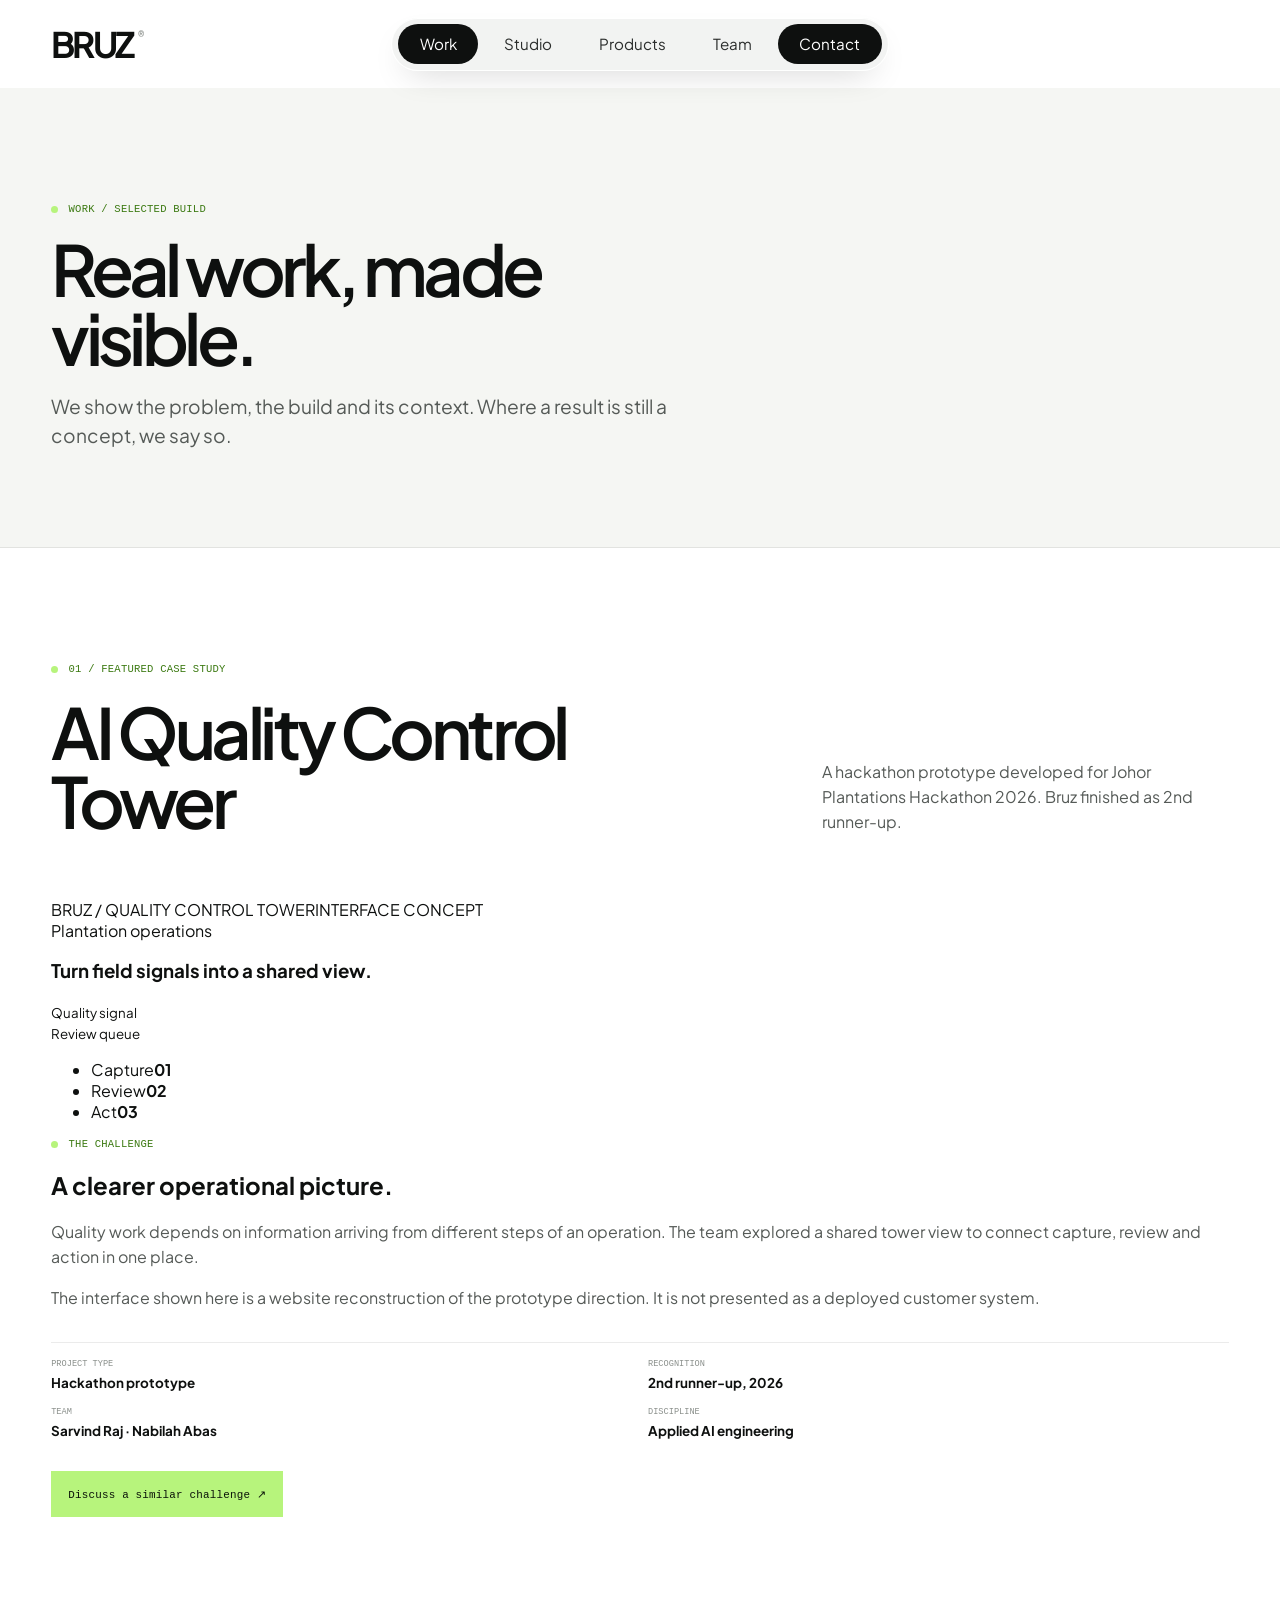
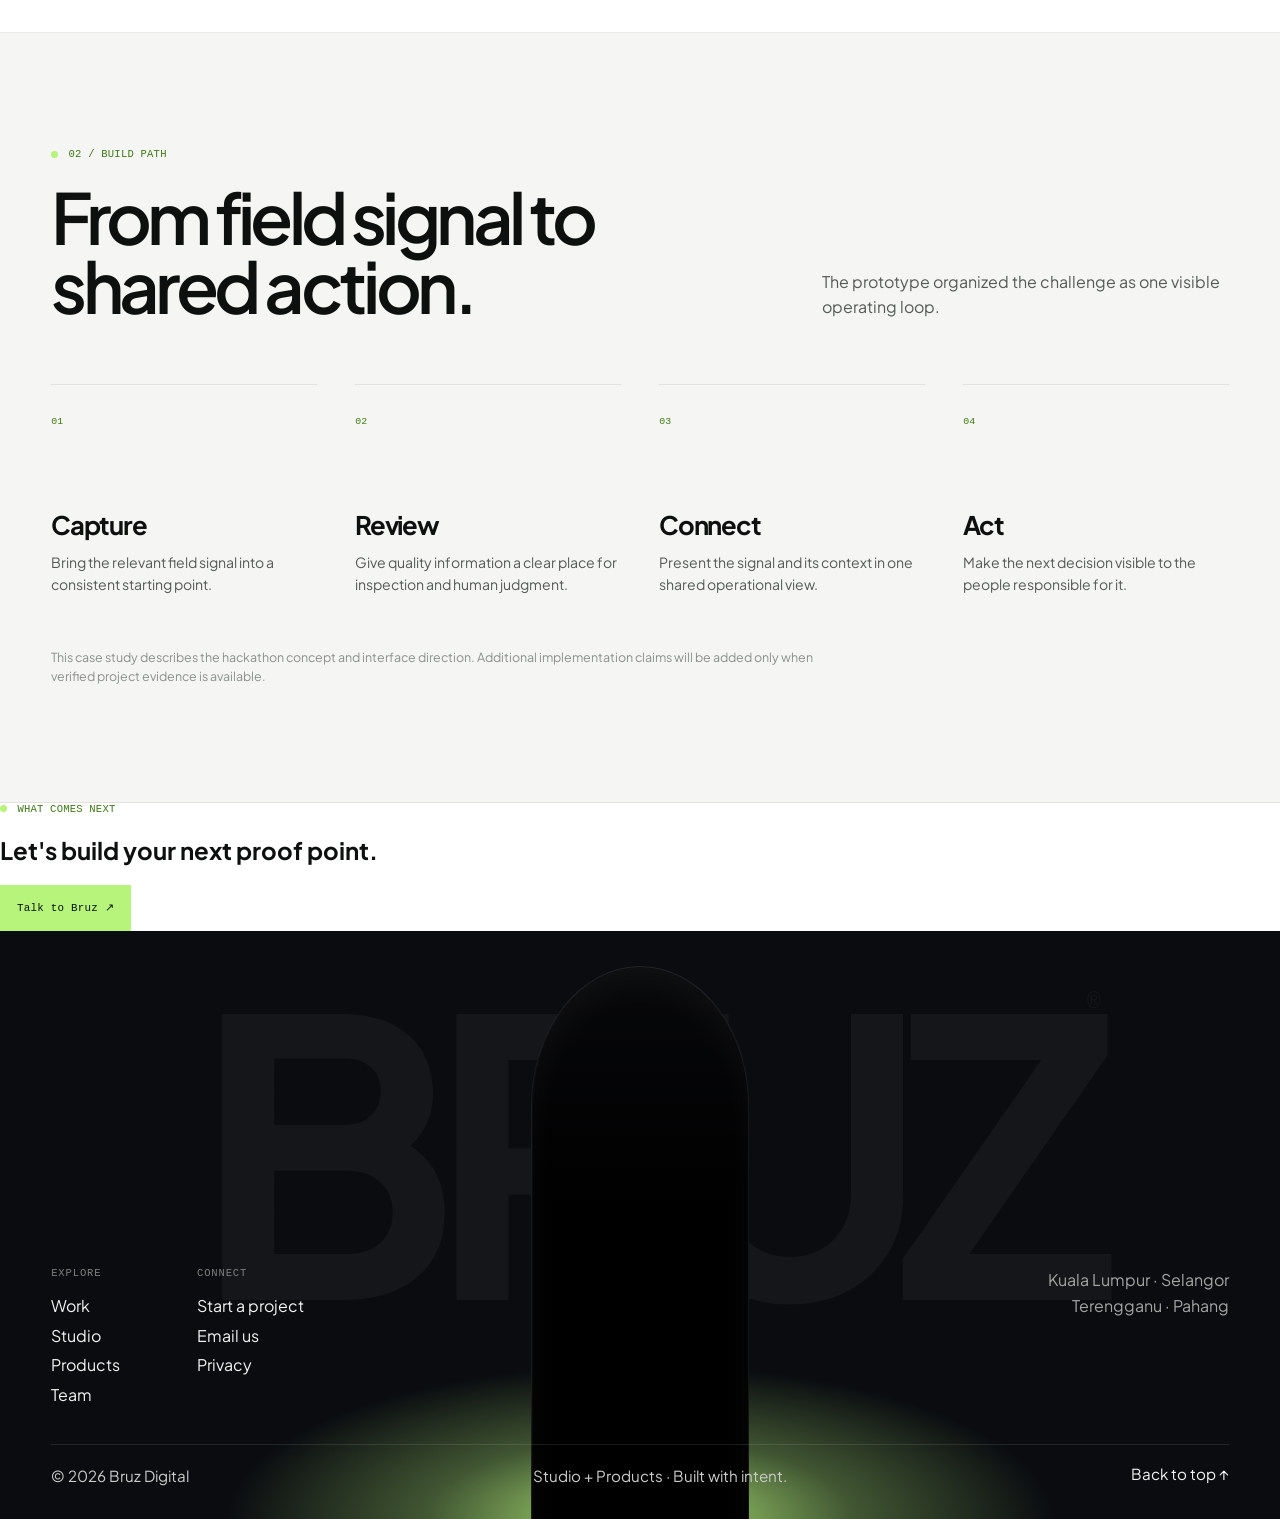
<file: projects.html>
<!doctype html>
<html lang="en"><head>
  <meta charset="UTF-8"><meta name="viewport" content="width=device-width, initial-scale=1">
  <meta name="description" content="Explore Bruz Digital's AI Quality Control Tower hackathon concept and selected work."><meta name="theme-color" content="#101410">
  <meta name="color-scheme" content="dark"><meta property="og:type" content="website"><meta property="og:site_name" content="Bruz Digital">
  <meta property="og:title" content="Work | Bruz Digital"><meta property="og:description" content="Explore Bruz Digital's AI Quality Control Tower hackathon concept and selected work."><meta property="og:url" content="https://bruzdigital.com/projects.html"><meta property="og:image" content="https://bruzdigital.com/assets/social/bruz-social-card.png"><meta property="og:image:width" content="1200"><meta property="og:image:height" content="630"><meta property="og:image:alt" content="Bruz Digital — We build tech. You build business.">
  <meta name="twitter:card" content="summary_large_image"><meta name="twitter:title" content="Work | Bruz Digital"><meta name="twitter:description" content="Explore Bruz Digital's AI Quality Control Tower hackathon concept and selected work."><meta name="twitter:image" content="https://bruzdigital.com/assets/social/bruz-social-card.png">
  <title>Work | Bruz Digital</title>
  <link rel="canonical" href="https://bruzdigital.com/projects.html"><link rel="icon" href="assets/brand/favicon.svg" type="image/svg+xml">
  <link rel="preload" href="assets/fonts/plus-jakarta-sans-regular.woff2" as="font" type="font/woff2" crossorigin>
  <link rel="stylesheet" href="revamp.css">
  <script defer src="revamp.js"></script>
  <script type="application/ld+json">{"@context":"https://schema.org","@type":"Organization","name":"Bruz Digital","url":"https://bruzdigital.com","email":"hello@bruzdigital.com"}</script>
</head><body>
<a class="skip-link" href="#main">Skip to content</a>
<header class="site-header">
  <a class="brand" href="index.html" aria-label="Bruz Digital home"><span class="brand-mark">BRUZ</span><span class="brand-reg">®</span><span class="brand-descriptor">DIGITAL<br>STUDIO + PRODUCTS</span></a>
  <button class="menu-toggle" type="button" aria-controls="site-nav" aria-expanded="false">Menu</button>
  <nav class="site-nav" id="site-nav" aria-label="Primary navigation"><a href="projects.html" aria-current="page">Work</a>
<a href="services.html">Studio</a>
<a href="index.html#products">Products</a>
<a href="team.html">Team</a>
<a href="contact.html" class="nav-cta">Contact</a></nav>
</header>
<main id="main"><section class="page-hero"><div class="eyebrow">Work / Selected build</div><h1>Real work, made visible.</h1><p>We show the problem, the build and its context. Where a result is still a concept, we say so.</p></section><section class="section section--light" id="quality-control-tower"><div class="section-head"><div><div class="eyebrow eyebrow--dark">01 / Featured case study</div><h2>AI Quality Control Tower</h2></div><p class="section-lead">A hackathon prototype developed for Johor Plantations Hackathon 2026. Bruz finished as 2nd runner-up.</p></div><div class="case-layout"><div class="case-screen" aria-label="Illustrative interface concept for the AI Quality Control Tower"><div class="case-window"><div class="case-window__bar"><span>BRUZ / QUALITY CONTROL TOWER</span><span>INTERFACE CONCEPT</span></div><div class="case-window__main"><span class="ui-kicker">Plantation operations</span><h3>Turn field signals into a shared view.</h3><div class="case-columns"><div class="case-box"><small>Quality signal</small><div class="case-graphic"></div></div><div class="case-box"><small>Review queue</small><ul class="case-list"><li><span>Capture</span><b>01</b></li><li><span>Review</span><b>02</b></li><li><span>Act</span><b>03</b></li></ul></div></div></div></div></div><div class="case-copy"><div class="eyebrow eyebrow--dark">The challenge</div><h2>A clearer operational picture.</h2><p>Quality work depends on information arriving from different steps of an operation. The team explored a shared tower view to connect capture, review and action in one place.</p><p>The interface shown here is a website reconstruction of the prototype direction. It is not presented as a deployed customer system.</p><div class="case-facts"><div><span>Project type</span><strong>Hackathon prototype</strong></div><div><span>Recognition</span><strong>2nd runner-up, 2026</strong></div><div><span>Team</span><strong>Sarvind Raj · Nabilah Abas</strong></div><div><span>Discipline</span><strong>Applied AI engineering</strong></div></div><a class="button button--dark" href="contact.html">Discuss a similar challenge ↗</a></div></div></section><section class="section section--dark" aria-labelledby="method-title"><div class="section-head"><div><div class="eyebrow">02 / Build path</div><h2 id="method-title">From field signal to shared action.</h2></div><p class="section-lead">The prototype organized the challenge as one visible operating loop.</p></div><ol class="case-method"><li><span>01</span><div><h3>Capture</h3><p>Bring the relevant field signal into a consistent starting point.</p></div></li><li><span>02</span><div><h3>Review</h3><p>Give quality information a clear place for inspection and human judgment.</p></div></li><li><span>03</span><div><h3>Connect</h3><p>Present the signal and its context in one shared operational view.</p></div></li><li><span>04</span><div><h3>Act</h3><p>Make the next decision visible to the people responsible for it.</p></div></li></ol><p class="case-disclosure">This case study describes the hackathon concept and interface direction. Additional implementation claims will be added only when verified project evidence is available.</p></section><section class="cta-band"><div><div class="eyebrow eyebrow--dark">What comes next</div><h2>Let's build your next proof point.</h2></div><a class="button button--dark" href="contact.html">Talk to Bruz ↗</a></section></main>
<footer class="site-footer press-foot">
  <div class="press-foot__capsule" aria-hidden="true"></div>
  <div class="press-foot__glow" aria-hidden="true"></div>
  <div class="press-foot__word" aria-hidden="true">BRUZ<span>®</span></div>
  <div class="press-foot__dir">
    <div><span>Explore</span><nav aria-label="Footer navigation"><a href="projects.html" data-scramble>Work</a><a href="services.html" data-scramble>Studio</a><a href="index.html#products" data-scramble>Products</a><a href="team.html" data-scramble>Team</a></nav></div>
    <div><span>Connect</span><nav aria-label="Contact links"><a href="contact.html" data-scramble>Start a project</a><a href="mailto:hello@bruzdigital.com" data-scramble>Email us</a><a href="privacy.html" data-scramble>Privacy</a></nav></div>
    <p>Kuala Lumpur · Selangor<br>Terengganu · Pahang</p>
  </div>
  <div class="press-foot__base"><p>© 2026 Bruz Digital</p><p>Studio + Products · Built with intent.</p><a href="#main" data-scramble>Back to top ↑</a></div>
</footer>
</body></html>
</file>
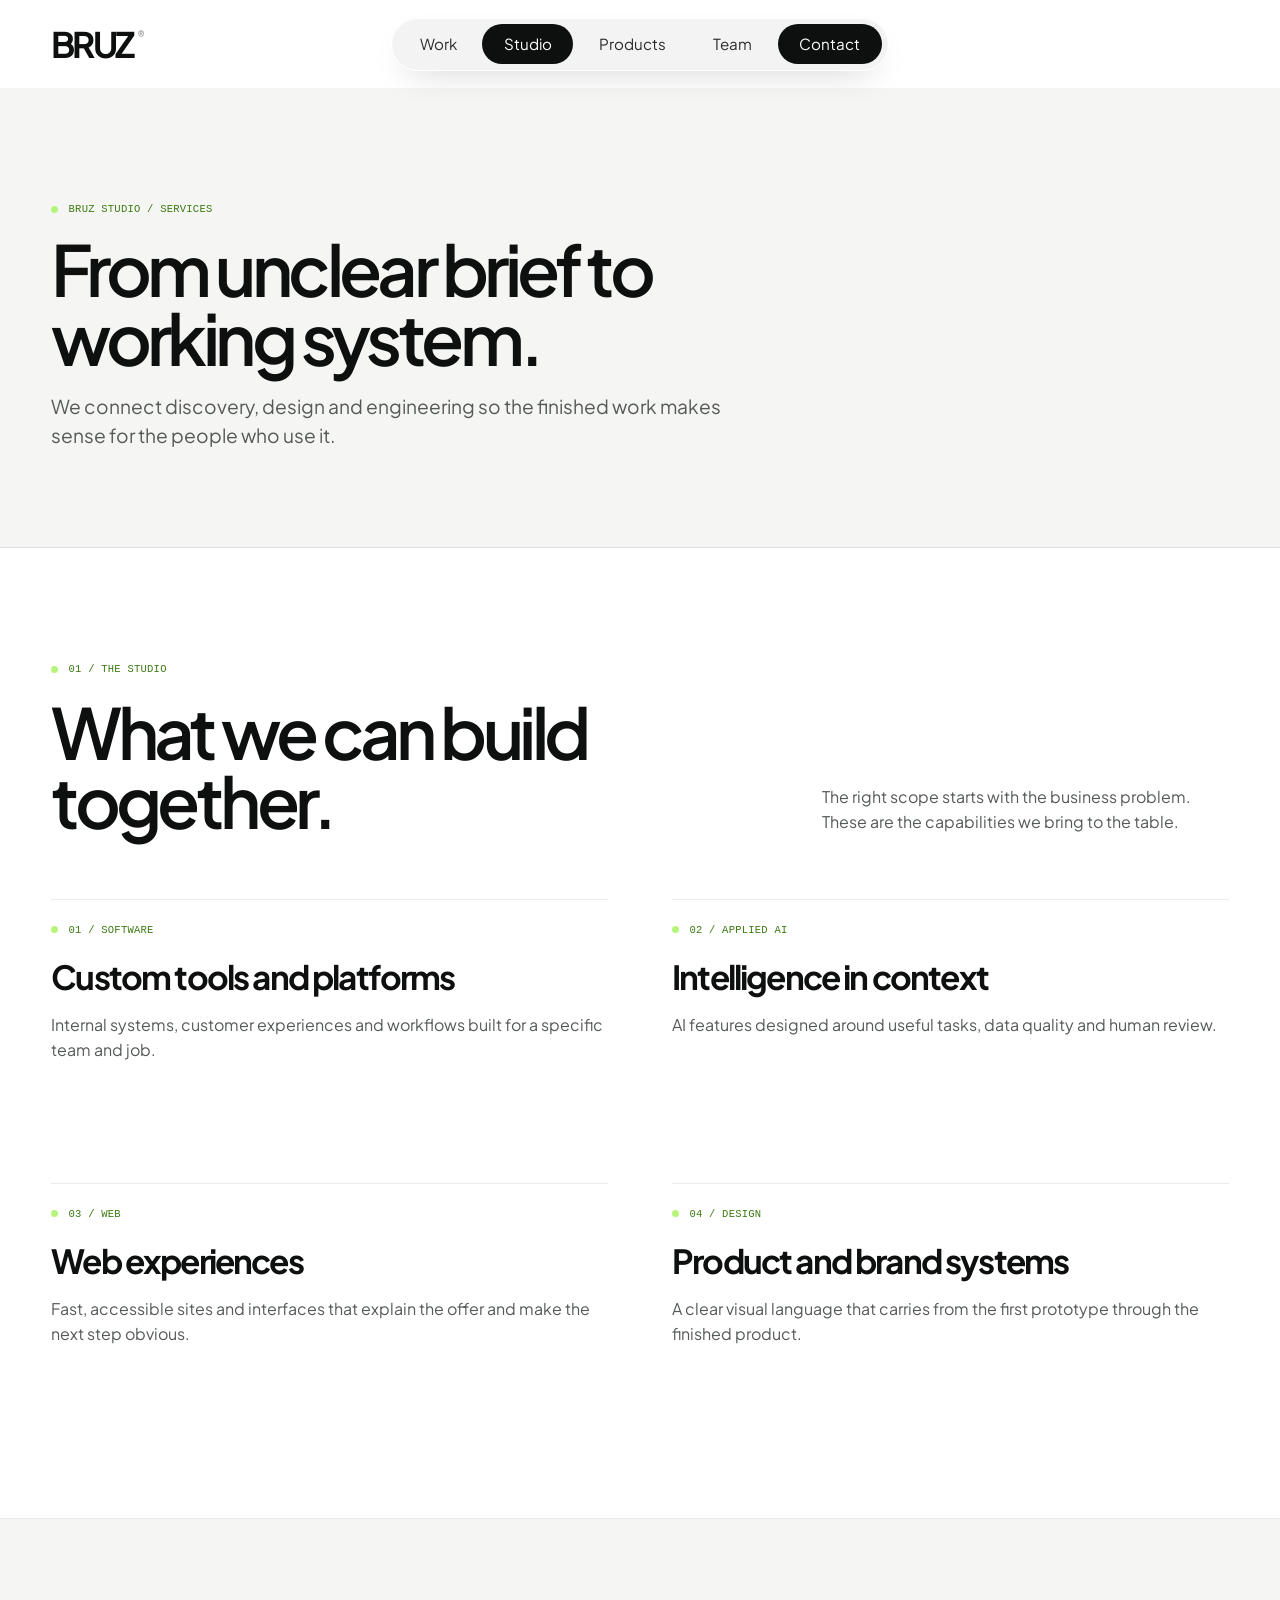
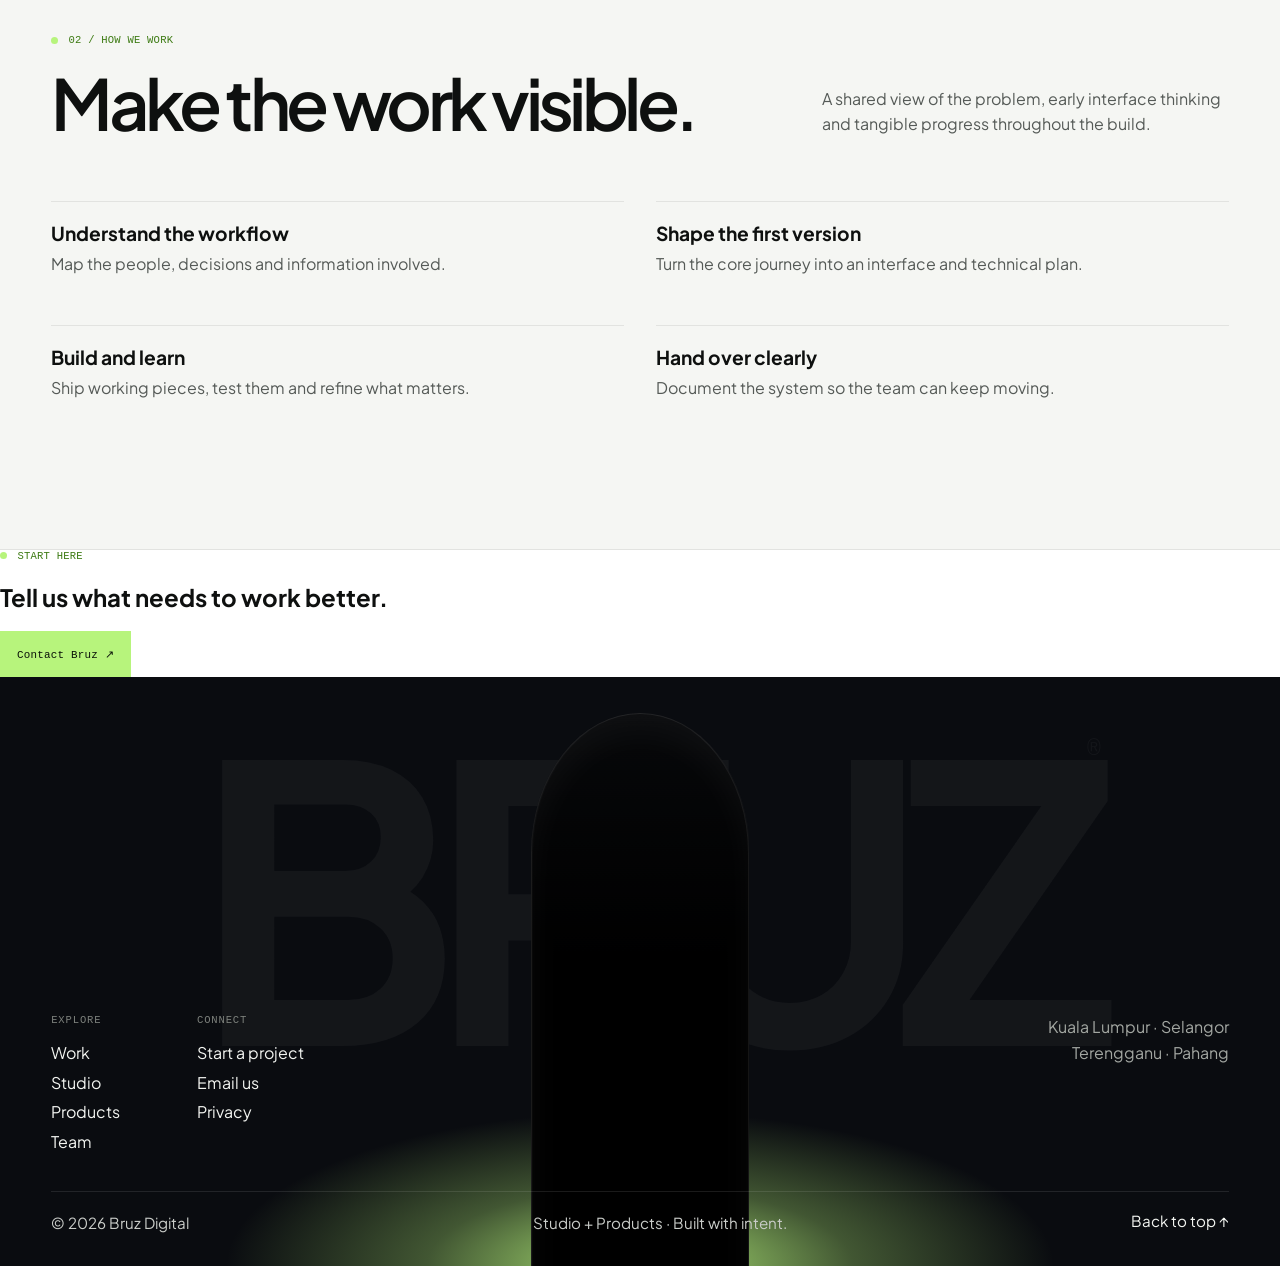
<file: services.html>
<!doctype html>
<html lang="en"><head>
  <meta charset="UTF-8"><meta name="viewport" content="width=device-width, initial-scale=1">
  <meta name="description" content="Bruz Studio builds custom software, applied AI, web experiences and product design systems."><meta name="theme-color" content="#101410">
  <meta name="color-scheme" content="dark"><meta property="og:type" content="website"><meta property="og:site_name" content="Bruz Digital">
  <meta property="og:title" content="Studio | Bruz Digital"><meta property="og:description" content="Bruz Studio builds custom software, applied AI, web experiences and product design systems."><meta property="og:url" content="https://bruzdigital.com/services.html"><meta property="og:image" content="https://bruzdigital.com/assets/social/bruz-social-card.png"><meta property="og:image:width" content="1200"><meta property="og:image:height" content="630"><meta property="og:image:alt" content="Bruz Digital — We build tech. You build business.">
  <meta name="twitter:card" content="summary_large_image"><meta name="twitter:title" content="Studio | Bruz Digital"><meta name="twitter:description" content="Bruz Studio builds custom software, applied AI, web experiences and product design systems."><meta name="twitter:image" content="https://bruzdigital.com/assets/social/bruz-social-card.png">
  <title>Studio | Bruz Digital</title>
  <link rel="canonical" href="https://bruzdigital.com/services.html"><link rel="icon" href="assets/brand/favicon.svg" type="image/svg+xml">
  <link rel="preload" href="assets/fonts/plus-jakarta-sans-regular.woff2" as="font" type="font/woff2" crossorigin>
  <link rel="stylesheet" href="revamp.css">
  <script defer src="revamp.js"></script>
  <script type="application/ld+json">{"@context":"https://schema.org","@type":"Organization","name":"Bruz Digital","url":"https://bruzdigital.com","email":"hello@bruzdigital.com"}</script>
</head><body>
<a class="skip-link" href="#main">Skip to content</a>
<header class="site-header">
  <a class="brand" href="index.html" aria-label="Bruz Digital home"><span class="brand-mark">BRUZ</span><span class="brand-reg">®</span><span class="brand-descriptor">DIGITAL<br>STUDIO + PRODUCTS</span></a>
  <button class="menu-toggle" type="button" aria-controls="site-nav" aria-expanded="false">Menu</button>
  <nav class="site-nav" id="site-nav" aria-label="Primary navigation"><a href="projects.html">Work</a>
<a href="services.html" aria-current="page">Studio</a>
<a href="index.html#products">Products</a>
<a href="team.html">Team</a>
<a href="contact.html" class="nav-cta">Contact</a></nav>
</header>
<main id="main"><section class="page-hero"><div class="eyebrow">Bruz Studio / Services</div><h1>From unclear brief to working system.</h1><p>We connect discovery, design and engineering so the finished work makes sense for the people who use it.</p></section><section class="section section--light"><div class="section-head"><div><div class="eyebrow eyebrow--dark">01 / The studio</div><h2>What we can build together.</h2></div><p class="section-lead">The right scope starts with the business problem. These are the capabilities we bring to the table.</p></div><div class="content-grid"><article class="content-card"><div class="eyebrow eyebrow--dark">01 / Software</div><h2>Custom tools and platforms</h2><p>Internal systems, customer experiences and workflows built for a specific team and job.</p></article><article class="content-card"><div class="eyebrow eyebrow--dark">02 / Applied AI</div><h2>Intelligence in context</h2><p>AI features designed around useful tasks, data quality and human review.</p></article><article class="content-card"><div class="eyebrow eyebrow--dark">03 / Web</div><h2>Web experiences</h2><p>Fast, accessible sites and interfaces that explain the offer and make the next step obvious.</p></article><article class="content-card"><div class="eyebrow eyebrow--dark">04 / Design</div><h2>Product and brand systems</h2><p>A clear visual language that carries from the first prototype through the finished product.</p></article></div></section><section class="section section--dark"><div class="section-head"><div><div class="eyebrow">02 / How we work</div><h2>Make the work visible.</h2></div><p class="section-lead">A shared view of the problem, early interface thinking and tangible progress throughout the build.</p></div><ol class="detail-list"><li><strong>Understand the workflow</strong><span>Map the people, decisions and information involved.</span></li><li><strong>Shape the first version</strong><span>Turn the core journey into an interface and technical plan.</span></li><li><strong>Build and learn</strong><span>Ship working pieces, test them and refine what matters.</span></li><li><strong>Hand over clearly</strong><span>Document the system so the team can keep moving.</span></li></ol></section><section class="cta-band"><div><div class="eyebrow eyebrow--dark">Start here</div><h2>Tell us what needs to work better.</h2></div><a class="button button--dark" href="contact.html">Contact Bruz ↗</a></section></main>
<footer class="site-footer press-foot">
  <div class="press-foot__capsule" aria-hidden="true"></div>
  <div class="press-foot__glow" aria-hidden="true"></div>
  <div class="press-foot__word" aria-hidden="true">BRUZ<span>®</span></div>
  <div class="press-foot__dir">
    <div><span>Explore</span><nav aria-label="Footer navigation"><a href="projects.html" data-scramble>Work</a><a href="services.html" data-scramble>Studio</a><a href="index.html#products" data-scramble>Products</a><a href="team.html" data-scramble>Team</a></nav></div>
    <div><span>Connect</span><nav aria-label="Contact links"><a href="contact.html" data-scramble>Start a project</a><a href="mailto:hello@bruzdigital.com" data-scramble>Email us</a><a href="privacy.html" data-scramble>Privacy</a></nav></div>
    <p>Kuala Lumpur · Selangor<br>Terengganu · Pahang</p>
  </div>
  <div class="press-foot__base"><p>© 2026 Bruz Digital</p><p>Studio + Products · Built with intent.</p><a href="#main" data-scramble>Back to top ↑</a></div>
</footer>
</body></html>
</file>
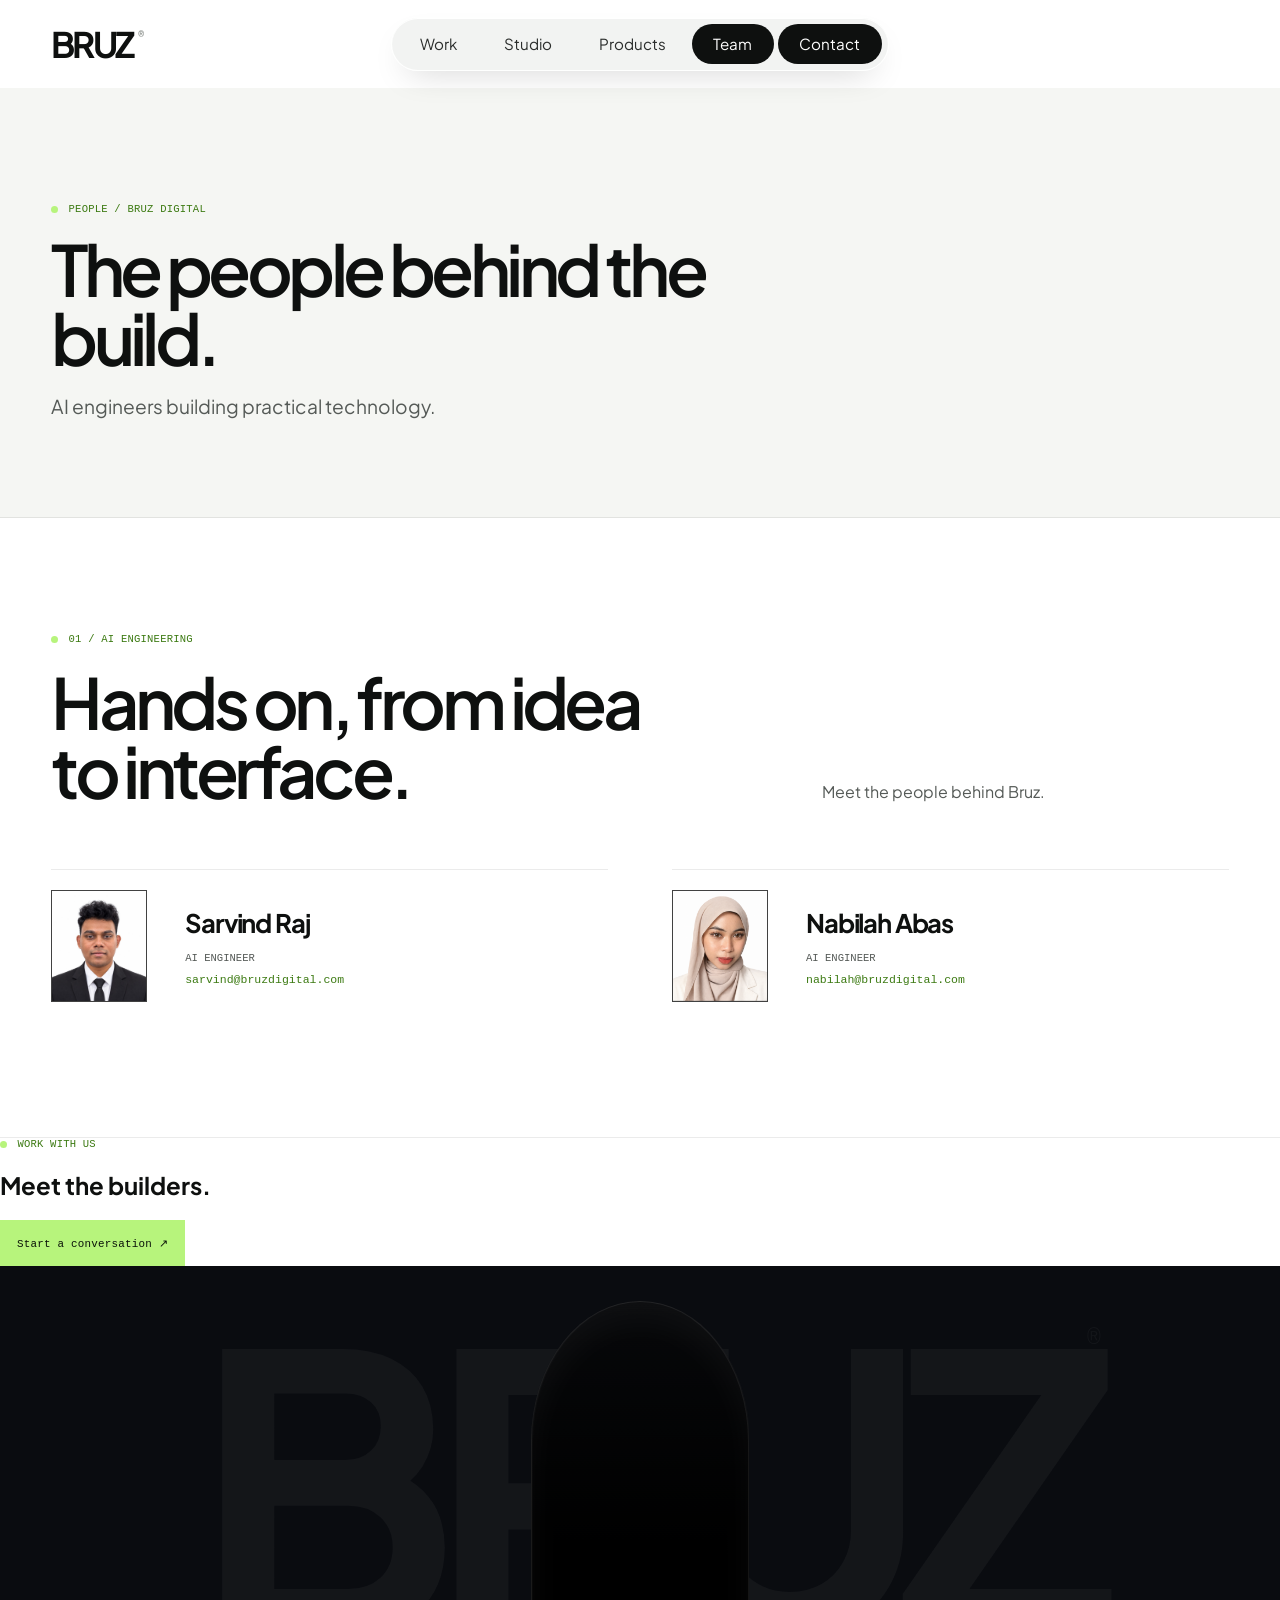
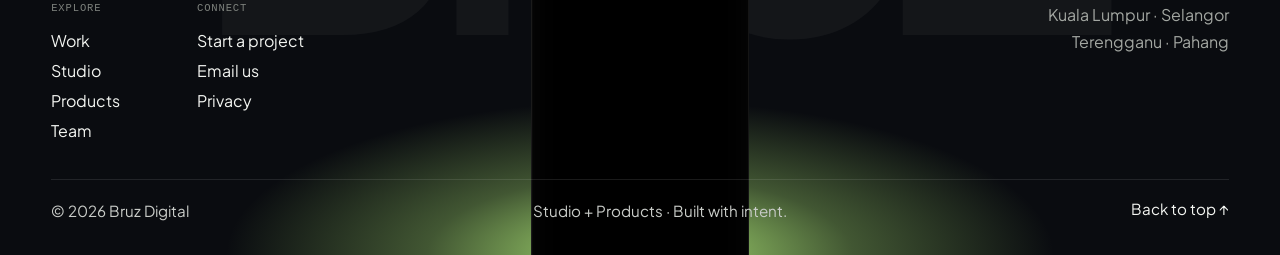
<file: team.html>
<!doctype html>
<html lang="en">
<head>
  <meta charset="UTF-8">
  <meta name="viewport" content="width=device-width, initial-scale=1">
  <meta name="description" content="Meet the AI engineers behind Bruz Digital's practical technology work.">
  <meta name="theme-color" content="#101410">
  <meta name="color-scheme" content="dark">
  <meta property="og:type" content="website">
  <meta property="og:site_name" content="Bruz Digital">
  <meta property="og:title" content="Team | Bruz Digital">
  <meta property="og:description" content="Meet the AI engineers behind Bruz Digital's practical technology work.">
  <meta property="og:url" content="https://bruzdigital.com/team.html">
  <meta property="og:image" content="https://bruzdigital.com/assets/social/bruz-social-card.png">
  <meta property="og:image:width" content="1200">
  <meta property="og:image:height" content="630">
  <meta property="og:image:alt" content="Bruz Digital — We build tech. You build business.">
  <meta name="twitter:card" content="summary_large_image">
  <meta name="twitter:title" content="Team | Bruz Digital">
  <meta name="twitter:description" content="Meet the AI engineers behind Bruz Digital's practical technology work.">
  <meta name="twitter:image" content="https://bruzdigital.com/assets/social/bruz-social-card.png">
  <title>Team | Bruz Digital</title>
  <link rel="canonical" href="https://bruzdigital.com/team.html">
  <link rel="icon" href="assets/brand/favicon.svg" type="image/svg+xml">
  <link rel="preload" href="assets/fonts/plus-jakarta-sans-regular.woff2" as="font" type="font/woff2" crossorigin>
  <link rel="stylesheet" href="revamp.css">
  <script defer src="revamp.js"></script>
  <script type="application/ld+json">
    {
      "@context": "https://schema.org",
      "@type": "Organization",
      "name": "Bruz Digital",
      "url": "https://bruzdigital.com",
      "email": "hello@bruzdigital.com"
    }
  </script>
</head>
<body>

<a class="skip-link" href="#main">Skip to content</a>

<header class="site-header">
  <a class="brand" href="index.html" aria-label="Bruz Digital home">
    <span class="brand-mark">BRUZ</span>
    <span class="brand-reg">®</span>
    <span class="brand-descriptor">DIGITAL<br>STUDIO + PRODUCTS</span>
  </a>
  <button class="menu-toggle" type="button" aria-controls="site-nav" aria-expanded="false">Menu</button>
  <nav class="site-nav" id="site-nav" aria-label="Primary navigation">
    <a href="projects.html">Work</a>
    <a href="services.html">Studio</a>
    <a href="index.html#products">Products</a>
    <a href="team.html" aria-current="page">Team</a>
    <a href="contact.html" class="nav-cta">Contact</a>
  </nav>
</header>

<main id="main">

  <!-- Page Hero -->
  <section class="page-hero">
    <div class="eyebrow">People / Bruz Digital</div>
    <h1>The people behind the build.</h1>
    <p>AI engineers building practical technology.</p>
  </section>

  <!-- Team Section -->
  <section class="section section--light">
    <div class="section-head">
      <div>
        <div class="eyebrow eyebrow--dark">01 / AI Engineering</div>
        <h2>Hands on, from idea to interface.</h2>
      </div>
      <p class="section-lead">Meet the people behind Bruz.</p>
    </div>

    <div class="team-list">
      <article class="person person--profile">
        <img class="person-photo"
             src="assets/team/sarvind-raj.jpg"
             alt="Portrait of Sarvind Raj"
             width="960" height="1280"
             loading="lazy" decoding="async">
        <div>
          <h3>Sarvind Raj</h3>
          <span>AI Engineer</span>
          <a class="person-email" href="mailto:sarvind@bruzdigital.com">sarvind@bruzdigital.com</a>
        </div>
      </article>

      <article class="person person--profile">
        <img class="person-photo"
             src="assets/team/nabilah-abas.png"
             alt="Portrait of Nabilah Abas"
             width="853" height="1280"
             loading="lazy" decoding="async">
        <div>
          <h3>Nabilah Abas</h3>
          <span>AI Engineer</span>
          <a class="person-email" href="mailto:nabilah@bruzdigital.com">nabilah@bruzdigital.com</a>
        </div>
      </article>
    </div>
  </section>

  <!-- CTA Band -->
  <section class="cta-band">
    <div>
      <div class="eyebrow eyebrow--dark">Work with us</div>
      <h2>Meet the builders.</h2>
    </div>
    <a class="button button--dark" href="contact.html">Start a conversation ↗</a>
  </section>

</main>

<footer class="site-footer press-foot">
  <div class="press-foot__capsule" aria-hidden="true"></div>
  <div class="press-foot__glow" aria-hidden="true"></div>
  <div class="press-foot__word" aria-hidden="true">BRUZ<span>®</span></div>
  <div class="press-foot__dir">
    <div><span>Explore</span><nav aria-label="Footer navigation"><a href="projects.html" data-scramble>Work</a><a href="services.html" data-scramble>Studio</a><a href="index.html#products" data-scramble>Products</a><a href="team.html" data-scramble>Team</a></nav></div>
    <div><span>Connect</span><nav aria-label="Contact links"><a href="contact.html" data-scramble>Start a project</a><a href="mailto:hello@bruzdigital.com" data-scramble>Email us</a><a href="privacy.html" data-scramble>Privacy</a></nav></div>
    <p>Kuala Lumpur · Selangor<br>Terengganu · Pahang</p>
  </div>
  <div class="press-foot__base"><p>© 2026 Bruz Digital</p><p>Studio + Products · Built with intent.</p><a href="#main" data-scramble>Back to top ↑</a></div>
</footer>

</body>
</html>
</file>
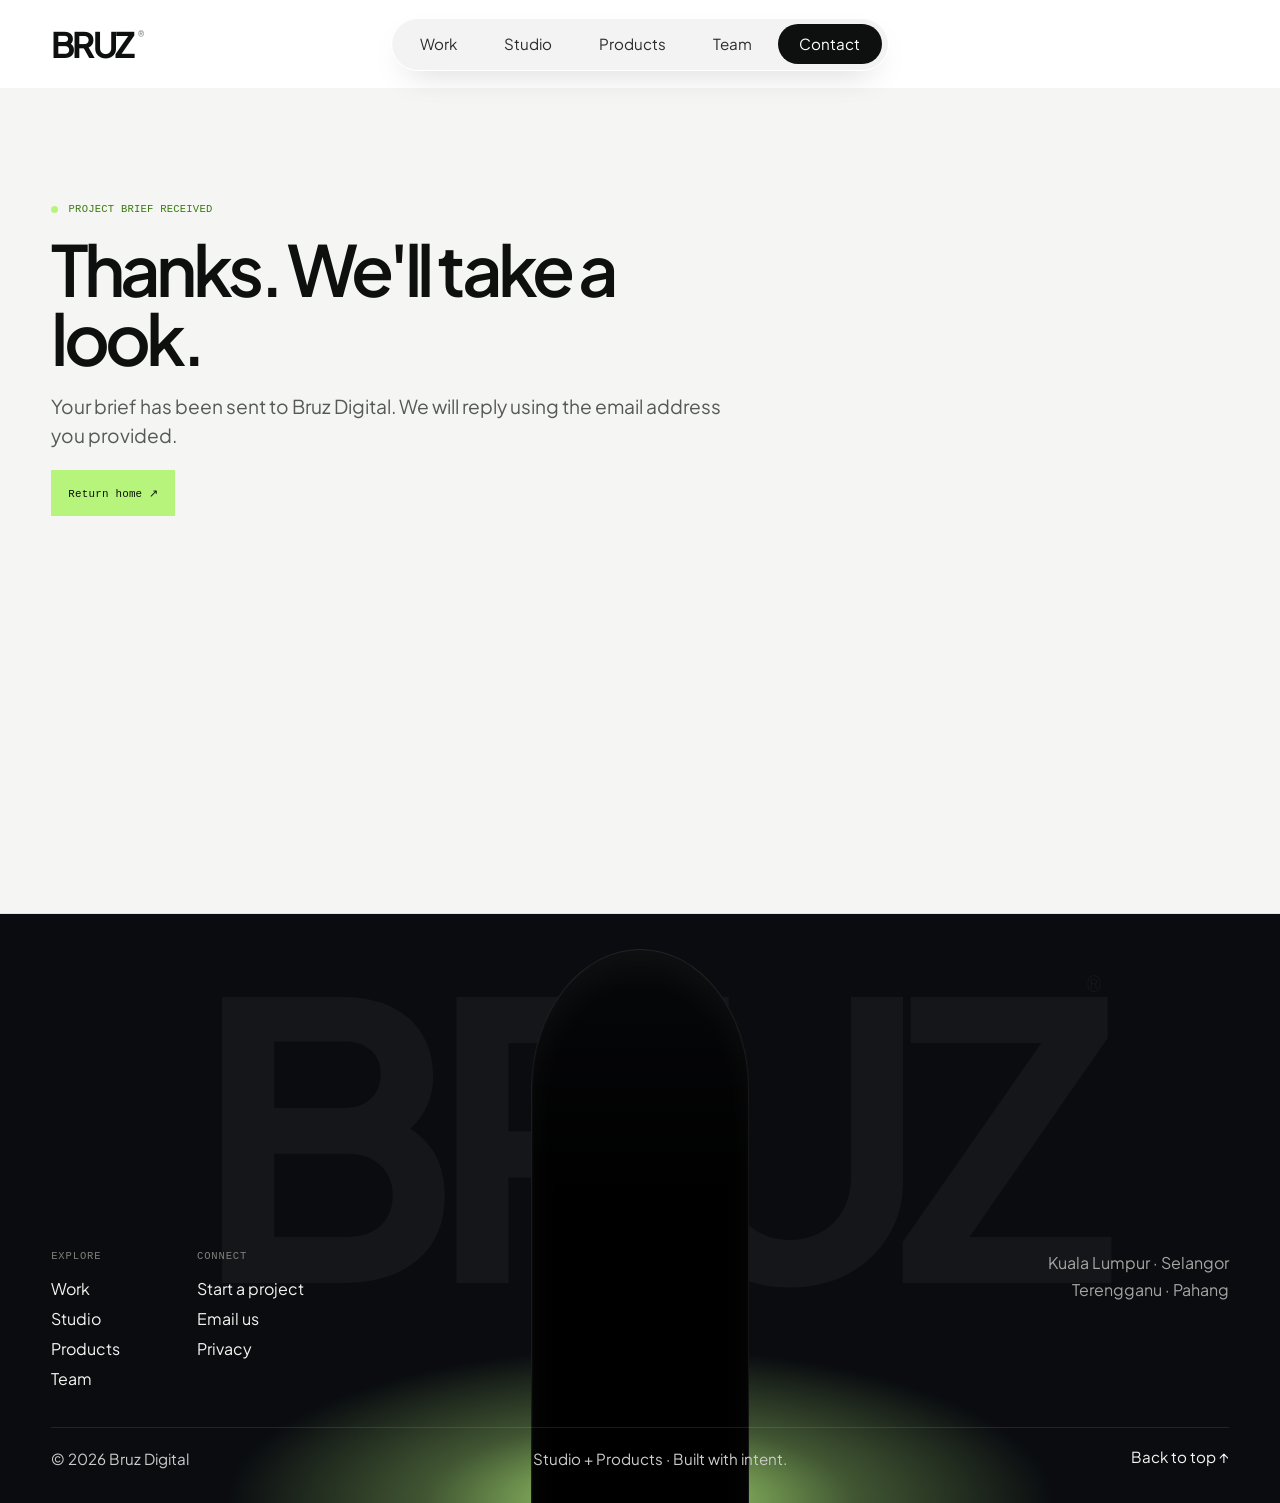
<file: thanks.html>
<!doctype html>
<html lang="en"><head>
  <meta charset="UTF-8"><meta name="viewport" content="width=device-width, initial-scale=1">
  <meta name="description" content="Your project brief has been sent to Bruz Digital."><meta name="theme-color" content="#101410">
  <meta name="color-scheme" content="dark"><meta property="og:type" content="website"><meta property="og:site_name" content="Bruz Digital">
  <meta property="og:title" content="Project brief received | Bruz Digital"><meta property="og:description" content="Your project brief has been sent to Bruz Digital."><meta property="og:url" content="https://bruzdigital.com/thanks.html"><meta property="og:image" content="https://bruzdigital.com/assets/social/bruz-social-card.png"><meta property="og:image:width" content="1200"><meta property="og:image:height" content="630"><meta property="og:image:alt" content="Bruz Digital — We build tech. You build business.">
  <meta name="twitter:card" content="summary_large_image"><meta name="twitter:title" content="Project brief received | Bruz Digital"><meta name="twitter:description" content="Your project brief has been sent to Bruz Digital."><meta name="twitter:image" content="https://bruzdigital.com/assets/social/bruz-social-card.png">
  <title>Project brief received | Bruz Digital</title>
  <link rel="canonical" href="https://bruzdigital.com/thanks.html"><link rel="icon" href="assets/brand/favicon.svg" type="image/svg+xml">
  <link rel="preload" href="assets/fonts/plus-jakarta-sans-regular.woff2" as="font" type="font/woff2" crossorigin>
  <link rel="stylesheet" href="revamp.css">
  <script defer src="revamp.js"></script>
  <script type="application/ld+json">{"@context":"https://schema.org","@type":"Organization","name":"Bruz Digital","url":"https://bruzdigital.com","email":"hello@bruzdigital.com"}</script>
</head><body>
<a class="skip-link" href="#main">Skip to content</a>
<header class="site-header">
  <a class="brand" href="index.html" aria-label="Bruz Digital home"><span class="brand-mark">BRUZ</span><span class="brand-reg">®</span><span class="brand-descriptor">DIGITAL<br>STUDIO + PRODUCTS</span></a>
  <button class="menu-toggle" type="button" aria-controls="site-nav" aria-expanded="false">Menu</button>
  <nav class="site-nav" id="site-nav" aria-label="Primary navigation"><a href="projects.html">Work</a>
<a href="services.html">Studio</a>
<a href="index.html#products">Products</a>
<a href="team.html">Team</a>
<a href="contact.html" aria-current="page" class="nav-cta">Contact</a></nav>
</header>
<main id="main"><section class="page-hero page-hero--compact"><div class="eyebrow">Project brief received</div><h1>Thanks. We'll take a look.</h1><p>Your brief has been sent to Bruz Digital. We will reply using the email address you provided.</p><a class="button button--acid" href="index.html">Return home ↗</a></section></main>
<footer class="site-footer press-foot">
  <div class="press-foot__capsule" aria-hidden="true"></div>
  <div class="press-foot__glow" aria-hidden="true"></div>
  <div class="press-foot__word" aria-hidden="true">BRUZ<span>®</span></div>
  <div class="press-foot__dir">
    <div><span>Explore</span><nav aria-label="Footer navigation"><a href="projects.html" data-scramble>Work</a><a href="services.html" data-scramble>Studio</a><a href="index.html#products" data-scramble>Products</a><a href="team.html" data-scramble>Team</a></nav></div>
    <div><span>Connect</span><nav aria-label="Contact links"><a href="contact.html" data-scramble>Start a project</a><a href="mailto:hello@bruzdigital.com" data-scramble>Email us</a><a href="privacy.html" data-scramble>Privacy</a></nav></div>
    <p>Kuala Lumpur · Selangor<br>Terengganu · Pahang</p>
  </div>
  <div class="press-foot__base"><p>© 2026 Bruz Digital</p><p>Studio + Products · Built with intent.</p><a href="#main" data-scramble>Back to top ↑</a></div>
</footer>
</body></html>
</file>
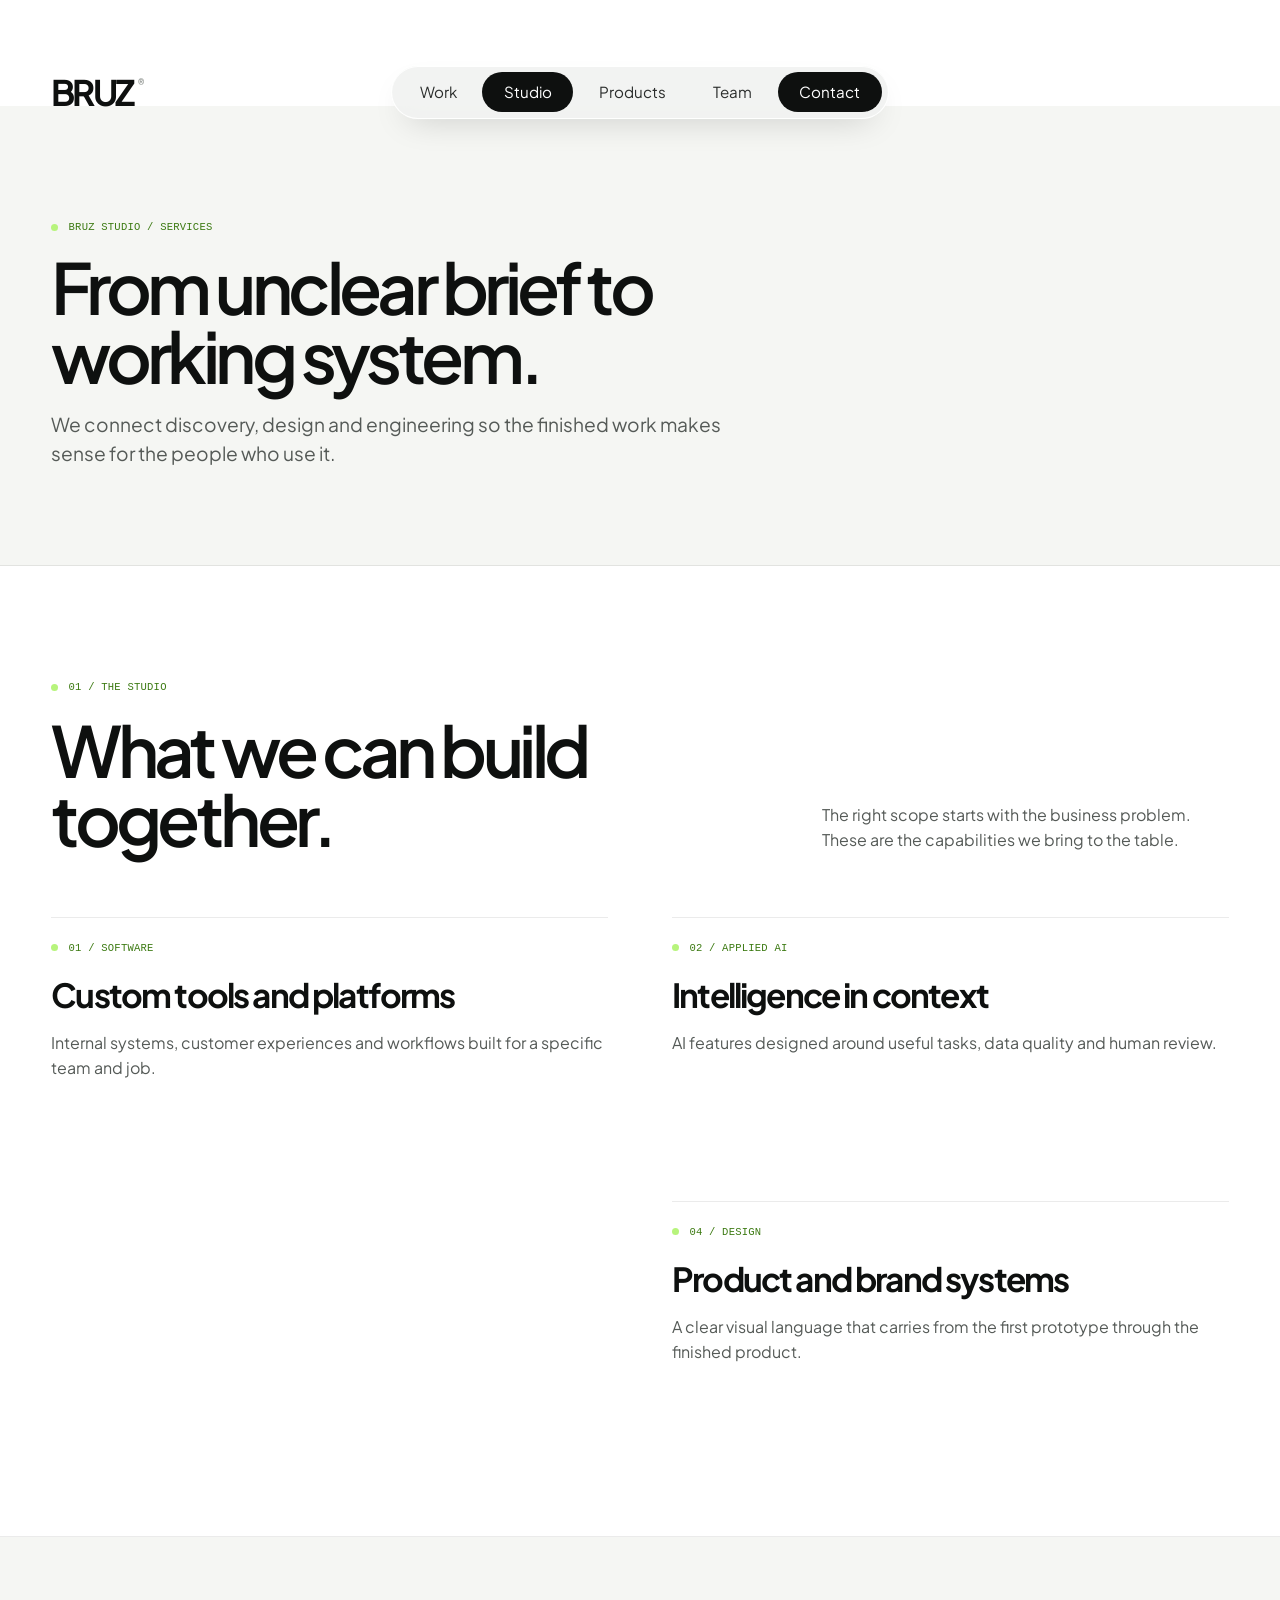
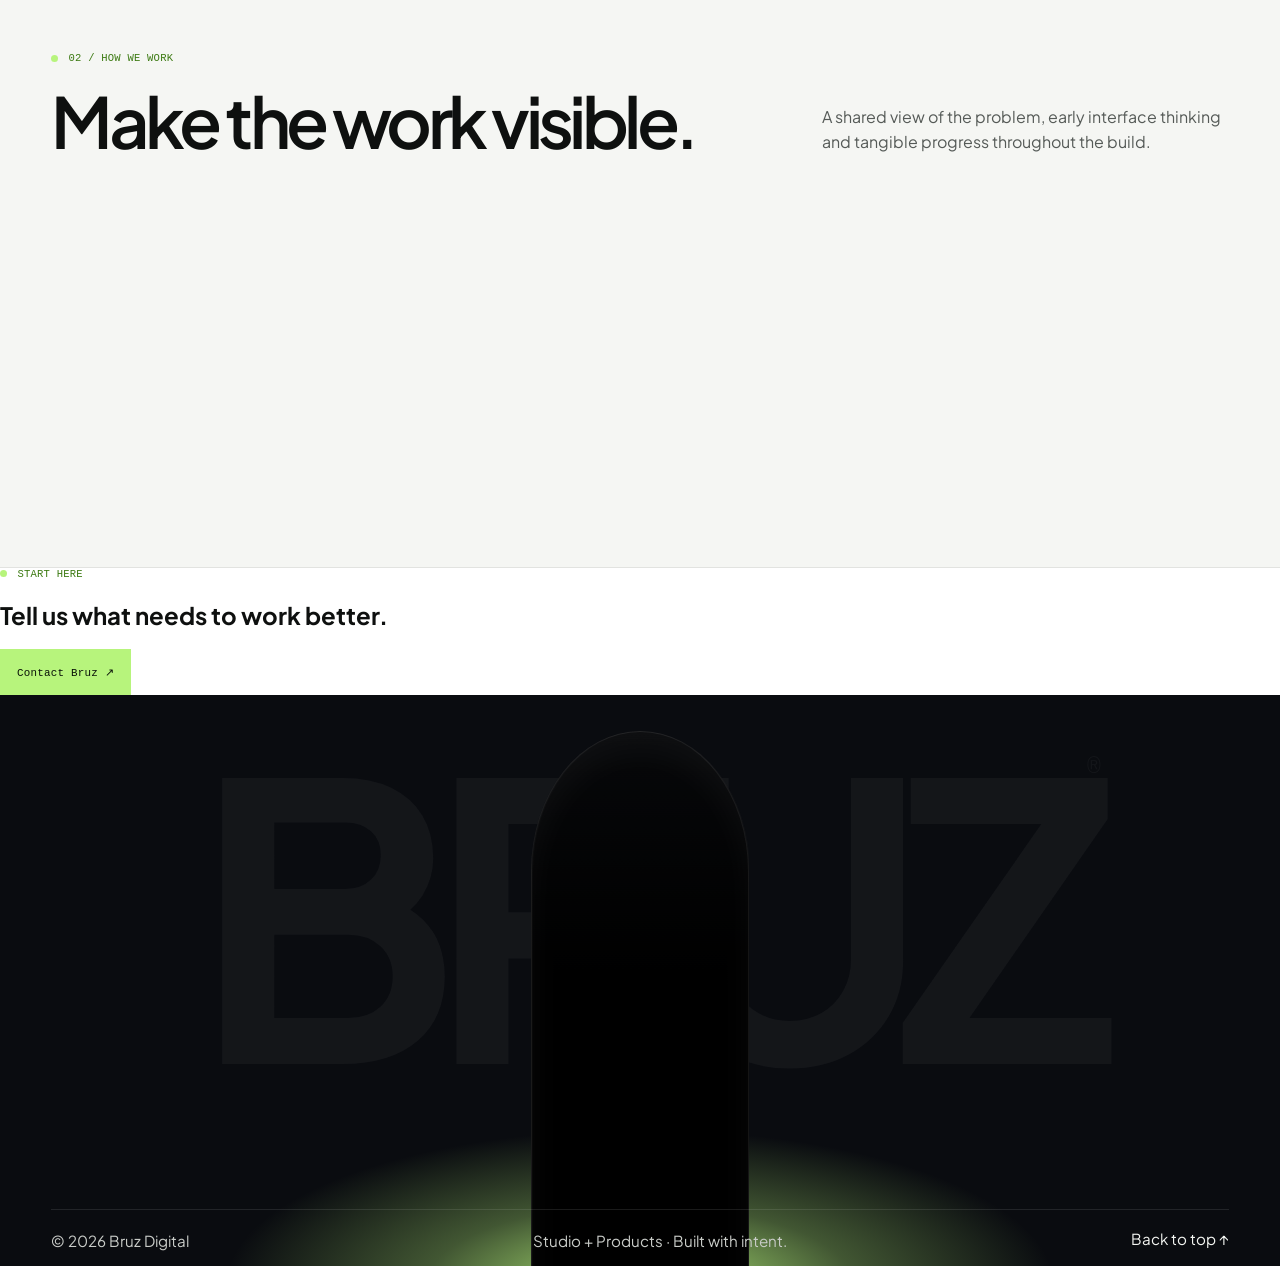
<file: services/brand-identity.html>
<!doctype html><html lang="en"><head><meta charset="UTF-8"><meta name="viewport" content="width=device-width, initial-scale=1"><meta http-equiv="refresh" content="0; url=../services.html"><title>Bruz Studio services | Bruz Digital</title><link rel="icon" href="../assets/brand/favicon.svg" type="image/svg+xml"><link rel="canonical" href="https://bruzdigital.com/services.html"></head><body><p>This service is now part of <a href="../services.html">Bruz Studio</a>.</p></body></html>
</file>
<file: revamp.css>
@font-face { font-family: 'Bruz Sans'; src: url('assets/fonts/plus-jakarta-sans-regular.woff2') format('woff2'); font-weight: 400; font-display: swap; }
@font-face { font-family: 'Bruz Sans'; src: url('assets/fonts/plus-jakarta-sans-semibold.woff2') format('woff2'); font-weight: 600; font-display: swap; }
@font-face { font-family: 'Bruz Sans'; src: url('assets/fonts/plus-jakarta-sans-bold.woff2') format('woff2'); font-weight: 700 800; font-display: swap; }

:root {
  --bg: #ffffff;
  --bg-deep: #f5f6f3;
  --surface: rgba(0, 0, 0, 0.025);
  --glass: rgba(0, 0, 0, 0.72);
  --glass-border: rgba(0, 0, 0, 0.08);
  --glass-hover: rgba(0, 0, 0, 0.05);
  --text: #0e100f;
  --dim: #555a57;
  --muted: #8b908c;
  --accent: #b7f47c;
  --accent-text: #3c7a12;
  --accent-dim: rgba(60, 122, 18, 0.45);
  --accent-glow: rgba(140, 214, 70, 0.28);
  --accent-ink: #0a1208;
  --line: rgba(0, 0, 0, 0.08);
  --line-strong: rgba(0, 0, 0, 0.14);
  --font: 'Bruz Sans', system-ui, sans-serif;
  --mono: 'Courier New', monospace;
  --edge: clamp(1.25rem, 4vw, 4.5rem);
  --radius: 20px;
  --radius-sm: 14px;
}

*, *::before, *::after { box-sizing: border-box; }
html { scroll-behavior: smooth; background: var(--bg); }
body { margin: 0; overflow-x: hidden; background: var(--bg); color: var(--text); font-family: var(--font); -webkit-font-smoothing: antialiased; }
a { color: inherit; }
button { font: inherit; }
img, svg { max-width: 100%; }
p { line-height: 1.55; }
::selection { background: var(--accent); color: var(--accent-ink); }
:focus-visible { outline: 2px solid var(--accent); outline-offset: 3px; }
.skip-link { position: absolute; z-index: 200; top: -5rem; left: 1rem; padding: .7rem 1rem; background: var(--accent); color: var(--accent-ink); font-weight: 600; }
.skip-link:focus { top: 1rem; }

/* ═══ LABEL ═══ */
.label { display: flex; align-items: center; gap: .6rem; color: var(--accent-text); font: 500 .62rem var(--mono); letter-spacing: .04em; text-transform: uppercase; }
.label::before { content: ''; width: 6px; height: 6px; flex: none; border-radius: 50%; background: var(--accent); box-shadow: 0 0 8px var(--accent-glow); }

/* ═══ BUTTONS ═══ */
.btn { display: inline-flex; align-items: center; gap: 1.4rem; min-height: 46px; padding: .7rem 1.2rem; font: 500 .66rem var(--mono); letter-spacing: .02em; text-decoration: none; text-transform: none; transition: all .3s cubic-bezier(.22,.8,.25,1); }
.btn:hover { transform: translateY(-2px); }
.btn--glow { border: 1px solid var(--accent); background: var(--accent); color: var(--accent-ink); box-shadow: 0 0 30px var(--accent-glow), 0 0 80px rgba(183, 244, 124, 0.08); }
.btn--glow:hover { box-shadow: 0 0 40px rgba(183, 244, 124, 0.35), 0 0 120px rgba(183, 244, 124, 0.12); background: #c8ff93; }
.btn--ghost { padding-inline: .25rem; color: var(--dim); }
.btn--ghost:hover { color: var(--accent-text); }
.btn--lg { min-height: 54px; padding: .9rem 1.8rem; font-size: .72rem; }

/* ═══ HEADER: floating pill nav (hides on scroll down, returns on scroll up) ═══ */
.site-header { position: fixed; top: 0; left: 0; right: 0; z-index: 100; display: grid; grid-template-columns: 1fr auto 1fr; align-items: center; gap: 1.5rem; height: 88px; padding: 0 var(--edge); pointer-events: none; transition: transform .45s cubic-bezier(.22,.8,.25,1); }
.site-header > * { pointer-events: auto; }
.site-header.header--hidden { transform: translateY(-110%); }
body { padding-top: 88px; }
.brand { justify-self: start; display: inline-flex; align-items: center; gap: .4rem; color: var(--text); text-decoration: none; white-space: nowrap; }
.brand-mark { font-size: 2.2rem; font-weight: 800; line-height: 1; letter-spacing: -.08em; }
.brand-reg { align-self: flex-start; margin-top: .15rem; font: 600 .6rem var(--mono); color: var(--muted); }
.brand-descriptor { display: none; }
.site-nav { grid-column: 2; display: flex; align-items: center; gap: 4px; padding: 6px; border: 1px solid rgba(255, 255, 255, .95); border-radius: 999px; background: rgba(240, 241, 240, .86); -webkit-backdrop-filter: blur(16px) saturate(1.4); backdrop-filter: blur(16px) saturate(1.4); box-shadow: 0 14px 34px -16px rgba(0, 0, 0, .22), inset 0 1px 0 #fff; }
.site-nav a { padding: .8rem 1.35rem; border-radius: 999px; color: #2b2d2c; font: 500 .95rem/1 var(--font); text-decoration: none; white-space: nowrap; transition: background-color .25s, color .25s; }
.site-nav a:hover { background: rgba(0, 0, 0, .06); color: var(--text); }
.site-nav a[aria-current], .site-nav .nav-cta { background: #0e100f; color: #fff; }
.site-nav .nav-cta:hover { background: var(--accent); color: var(--accent-ink); }
.menu-toggle { grid-column: 3; justify-self: end; display: none; padding: .7rem 1.2rem; border: 1px solid rgba(255, 255, 255, .95); border-radius: 999px; background: rgba(240, 241, 240, .9); box-shadow: 0 10px 26px -14px rgba(0, 0, 0, .25); color: var(--text); font-weight: 500; }

/* ═══ HERO ═══ */
.hero { position: relative; margin-top: -88px; background: var(--bg); }
.hero-pin { position: relative; height: 100vh; height: 100svh; min-height: 680px; overflow: hidden; }
.hero-content { position: absolute; z-index: 5; top: calc(88px + clamp(1.5rem, 4.5vh, 3.5rem)); left: var(--edge); max-width: 48vw; }
.hero-content h1 { margin: 1rem 0 0; font-size: clamp(3.2rem, 5.6vw, 6.6rem); font-weight: 700; letter-spacing: -.065em; line-height: .95; }
.hero-content h1 em { color: var(--accent-text); font-style: normal;  }
.hero-aside { position: absolute; z-index: 5; top: calc(88px + clamp(2.6rem, 7vh, 5.25rem)); right: var(--edge); width: min(25rem, 28vw); }
.hero-lede { margin: 0; color: var(--dim); font-size: clamp(1rem, 1.15vw, 1.15rem); line-height: 1.55; }
.hero-actions { display: flex; flex-wrap: wrap; gap: 1rem; margin-top: 1.8rem; }

/* Hero stage: mark + orbit */
.hero-stage { --rx: min(33vw, 500px); --ry: min(calc(var(--rx) * .3), 15vh); --cy: 54%; position: absolute; z-index: 2; inset: 0; isolation: isolate; pointer-events: none; }
.hero-halo, .hero-orbit-line, .hero-mark, .glass-ring { position: absolute; left: 50%; top: var(--cy); }
.hero-halo { z-index: 0; width: 700px; height: 700px; border-radius: 50%; background: radial-gradient(circle, rgba(183, 244, 124, 0.12) 0%, rgba(183, 244, 124, 0.04) 35%, transparent 65%); transform: translate(-50%, -50%); filter: blur(40px); }
.hero-orbit-line { z-index: 1; width: calc(var(--rx) * 2); height: calc(var(--ry) * 2); border: 1px solid rgba(183, 244, 124, 0.12); border-radius: 50%; transform: translate(-50%, -50%); }
.hero-mark { z-index: 50; display: grid; place-items: center; width: clamp(130px, 13vw, 190px); aspect-ratio: 1; transform: translate(-50%, -50%); }
.hero-mark__glow { position: absolute; inset: -50%; border-radius: 50%; background: radial-gradient(circle, rgba(183, 244, 124, 0.18) 0%, rgba(183, 244, 124, 0.06) 40%, transparent 65%); }
.hero-mark__ring { position: absolute; inset: -18%; border: 1px dashed rgba(183, 244, 124, 0.3); border-radius: 50%; }
.hero-mark__ring::after { content: ''; position: absolute; top: -4px; left: 50%; width: 8px; height: 8px; margin-left: -4px; border-radius: 50%; background: var(--accent); box-shadow: 0 0 16px var(--accent); }
.hero-mark__face { position: relative; display: grid; place-items: center; width: 100%; height: 100%; border: 1px solid rgba(0, 0, 0, 0.08); border-radius: 24%; background: rgba(0, 0, 0, 0.03); backdrop-filter: blur(24px); -webkit-backdrop-filter: blur(24px); box-shadow: 0 40px 80px rgba(0, 0, 0, .12), inset 0 1px 0 rgba(0, 0, 0, .06); color: var(--text); }
.hero-mark__face svg { width: 66%; height: 66%; }
.mark-dot { fill: var(--accent); }

/* Glass cards */
.glass-ring { width: 0; height: 0; margin: 0; padding: 0; list-style: none; }
.glass-card { --a: 90deg; --d: calc((sin(var(--a)) + 1) / 2); position: absolute; top: 0; left: 0; display: flex; align-items: center; gap: .8rem; width: 15.5rem; padding: .7rem .95rem .7rem .7rem; border: 1px solid var(--glass-border); border-radius: var(--radius-sm); background: rgba(0, 0, 0, 0.035); backdrop-filter: blur(20px); -webkit-backdrop-filter: blur(20px); box-shadow: 0 20px 50px rgba(0, 0, 0, .1); color: var(--text); opacity: calc(.35 + .65 * var(--d)); transform: translate(-50%, -50%) translate(calc(cos(var(--a)) * var(--rx)), calc(sin(var(--a)) * var(--ry))) scale(calc(.66 + .44 * var(--d))); transition: border-color .35s, background .35s, box-shadow .35s; }
.glass-card:nth-child(1) { z-index: 100; }
.glass-card:nth-child(2) { --a: 150deg; z-index: 75; }
.glass-card:nth-child(3) { --a: 210deg; z-index: 25; }
.glass-card:nth-child(4) { --a: 270deg; z-index: 1; }
.glass-card:nth-child(5) { --a: 330deg; z-index: 25; }
.glass-card:nth-child(6) { --a: 30deg; z-index: 75; }
.glass-card__icon { display: grid; flex: none; place-items: center; width: 2.4rem; height: 2.4rem; border-radius: 10px; background: rgba(0, 0, 0, 0.06); color: var(--text); transition: all .35s; }
.glass-card__icon svg { width: 1.15rem; height: 1.15rem; fill: none; stroke: currentColor; stroke-linecap: round; stroke-linejoin: round; stroke-width: 1.6; }
.glass-card__body { display: grid; gap: .15rem; min-width: 0; }
.glass-card strong { font-size: .95rem; font-weight: 600; letter-spacing: -.02em; line-height: 1.2; }
.glass-card__body > span { color: var(--dim); font-size: .74rem; }
.glass-card__desc { position: absolute; width: 1px; height: 1px; overflow: hidden; clip-path: inset(50%); white-space: nowrap; }
.glass-card.is-front { border-color: rgba(183, 244, 124, 0.35); background: rgba(0, 0, 0, 0.06); box-shadow: 0 20px 50px rgba(0, 0, 0, .1), 0 0 40px rgba(183, 244, 124, 0.06); }
.glass-card.is-front .glass-card__icon { background: var(--accent); color: var(--accent-ink); box-shadow: 0 0 24px var(--accent-glow); }

/* Hero detail panel */
.hero-detail { position: absolute; z-index: 5; bottom: clamp(5rem, 11vh, 7.5rem); left: var(--edge); width: min(26rem, 28vw); }
.hero-detail__index { color: var(--muted); font: 500 .66rem var(--mono); letter-spacing: .1em; text-transform: uppercase; }
.hero-detail__index b { color: var(--accent-text); font-weight: 500; }
.hero-detail__title { margin: .8rem 0 .7rem; font-size: clamp(2rem, 2.9vw, 3.1rem); font-weight: 700; letter-spacing: -.06em; line-height: 1; }
.hero-detail p { margin: 0; color: var(--dim); }
.hero-detail__tags { display: flex; flex-wrap: wrap; gap: .45rem; margin: 1.2rem 0 0; padding: 0; list-style: none; }
.hero-detail__tags li { padding: .42rem .72rem; border: 1px solid var(--glass-border); border-radius: 999px; background: var(--glass); backdrop-filter: blur(12px); -webkit-backdrop-filter: blur(12px); color: var(--text); font-size: .72rem; }
.hero:not(.is-live) .hero-detail { display: none; }

/* Hero progress */
.hero-progress { position: absolute; z-index: 5; top: 50%; right: var(--edge); display: grid; justify-items: end; gap: .7rem; transform: translateY(-50%); }
.hero-progress span { margin-bottom: .4rem; color: var(--muted); font: 500 .6rem var(--mono); letter-spacing: .2em; text-transform: uppercase; }
.hero-progress i { width: 1.1rem; height: 1px; background: var(--muted); transition: width .3s, background .3s; }
.hero-progress i.is-active { width: 2.4rem; height: 2px; background: var(--accent); box-shadow: 0 0 8px var(--accent-glow); }
.hero:not(.is-live) .hero-progress { display: none; }

/* Hero footer */
.hero:not(.is-live) .hero-foot span:last-child { display: none; }
.hero-foot { position: absolute; z-index: 5; right: var(--edge); bottom: 1.5rem; left: var(--edge); display: flex; justify-content: space-between; gap: 1rem; padding-top: 1rem; border-top: 1px solid var(--line); color: var(--muted); font: 500 .58rem var(--mono); letter-spacing: .06em; text-transform: uppercase; }

/* ═══ ACHIEVEMENT ═══ */
.achieve { display: grid; grid-template-columns: 1fr 2.2fr auto; gap: 2rem; align-items: center; padding: 1.1rem var(--edge); border-block: 1px solid var(--line); background: var(--bg-deep); color: var(--text); text-decoration: none; transition: background .3s; }
.achieve strong { font-size: clamp(1rem, 1.35vw, 1.25rem); font-weight: 600; letter-spacing: -.025em; }
.achieve span:last-child { color: var(--accent-text); font: 500 .65rem var(--mono); text-transform: uppercase; white-space: nowrap; }
.achieve:hover { background: var(--surface); }

/* ═══ SCENES ═══ */
.scene { padding: clamp(5rem, 9vw, 9rem) var(--edge); }
.scene--deep { background: var(--bg-deep); }
.scene-inner { max-width: 1360px; margin: 0 auto; }
.scene-head { display: grid; grid-template-columns: minmax(0, 1fr) minmax(16rem, .55fr); gap: 2rem; align-items: end; margin-bottom: clamp(2.5rem, 5vw, 5rem); }
.scene-head h2 { max-width: 14ch; margin: 1.2rem 0 0; font-size: clamp(2.8rem, 5.5vw, 6.5rem); font-weight: 600; letter-spacing: -.065em; line-height: .97; }
.scene-head p { max-width: 31rem; margin: 0; color: var(--dim); }
.scene-lead { font-size: clamp(1rem, 1.25vw, 1.2rem); }

/* ═══ TIB LABEL ═══ */
.tib-label { display: inline-flex; align-items: center; gap: .6rem; color: var(--text); font: 500 .72rem var(--mono); letter-spacing: .08em; text-transform: uppercase; }
.tib-label::before { content: ''; width: 6px; height: 6px; flex: none; border-radius: 50%; background: var(--accent-text); }

/* ═══ APPROACH: card stage over a lime glow ═══ */
.tib-intro { position: relative; overflow: hidden; padding: clamp(6rem, 10vw, 10rem) var(--edge) clamp(5rem, 9vw, 9rem); background: #fff; }
.tib-intro__head { display: grid; grid-template-columns: minmax(0, 1.4fr) minmax(16rem, .6fr); gap: 1.4rem 3rem; align-items: end; max-width: 1360px; margin: 0 auto clamp(3.5rem, 7vw, 6rem); }
.tib-intro__head .tib-label { grid-column: 1 / -1; }
.tib-intro__head h2 { margin: 0; font-size: clamp(3rem, 6.2vw, 6.4rem); font-weight: 600; letter-spacing: -.06em; line-height: .95; }
.tib-intro__head p { max-width: 26rem; margin: 0 0 .6rem; color: var(--dim); font-size: clamp(1rem, 1.3vw, 1.2rem); }
.tib-stage { position: relative; max-width: 1180px; margin: 0 auto; perspective: 1400px; }
.tib-stage__glow { position: absolute; z-index: 0; inset: 5% -30% -20%; background: radial-gradient(ellipse 55% 50% at 50% 55%, rgba(183, 244, 124, .9) 0%, rgba(183, 244, 124, .38) 38%, rgba(183, 244, 124, 0) 70%); pointer-events: none; }
.tib-cards { position: relative; z-index: 1; display: grid; grid-template-columns: repeat(4, minmax(0, 1fr)); gap: clamp(.9rem, 1.8vw, 1.5rem); }
.tib-card { display: flex; flex-direction: column; justify-content: space-between; min-height: clamp(14rem, 21vw, 19rem); padding: clamp(1.4rem, 2.4vw, 2.4rem); border-radius: 10px; background: #eceeec; box-shadow: 0 30px 60px -32px rgba(20, 40, 10, .4); color: var(--text); will-change: transform; }
.tib-card--wide { grid-column: span 2; min-height: clamp(18rem, 26vw, 24rem); }
.tib-card--lime { background: linear-gradient(135deg, #e0fcc2 0%, #b7f47c 55%, #9fe85a 100%); }
.tib-card--ink { background: #0e100f; color: #f3f5f1; }
.tib-card--ink .tib-label::before { background: var(--accent); }
.tib-card h3 { margin: 1.4rem 0 0; font-size: clamp(2.2rem, 4vw, 4.2rem); font-weight: 600; letter-spacing: -.06em; line-height: .95; }
.tib-card__foot { display: flex; align-items: flex-end; justify-content: space-between; gap: 1.5rem; margin-top: 2rem; }
.tib-card__foot p { max-width: 20rem; margin: 0; color: rgba(14, 16, 15, .72); }
.tib-card__foot a { flex: none; padding-bottom: .2rem; border-bottom: 1px solid currentColor; color: var(--text); font: 500 .74rem var(--mono); letter-spacing: .06em; text-decoration: none; text-transform: uppercase; }
.tib-card--stat strong { font-size: clamp(3.2rem, 5.6vw, 5.6rem); font-weight: 500; letter-spacing: -.07em; line-height: .9; }
.tib-card--stat p { align-self: flex-end; margin: 1.5rem 0 0; font-size: clamp(.95rem, 1.25vw, 1.15rem); line-height: 1.3; text-align: right; }

/* ═══ CASE STUDY ═══ */
.case-row { display: grid; grid-template-columns: minmax(0, 1.15fr) minmax(18rem, .85fr); gap: clamp(2rem, 5vw, 5rem); align-items: center; }
.case-visual { position: relative; display: flex; flex-direction: column; align-self: center; min-height: 520px; overflow: hidden; border: 1px solid var(--glass-border); border-radius: var(--radius); padding: 1rem; background: var(--glass); backdrop-filter: blur(16px); -webkit-backdrop-filter: blur(16px); }
.cv-bar, .cv-foot { position: relative; z-index: 5; display: flex; justify-content: space-between; gap: 1rem; font: 500 .66rem var(--mono); }
.cv-bar { color: var(--accent-text); }
.cv-bar span:last-child { color: var(--muted); }
.cv-foot { padding-top: .9rem; border-top: 1px solid var(--line); color: var(--muted); }
.cv-foot span:last-child { color: var(--accent-text); }
.cv-stage { position: relative; display: grid; flex: 1; place-items: center; min-height: 410px; margin-block: 1rem; overflow: hidden; border: 1px solid var(--line); border-radius: var(--radius-sm); background: var(--bg); }
.cv-grid { position: absolute; inset: 38px 1rem 1rem; opacity: .5; background-image: linear-gradient(var(--line) 1px, transparent 1px), linear-gradient(90deg, var(--line) 1px, transparent 1px); background-size: 64px 64px; mask-image: linear-gradient(to bottom, #000 80%, transparent); }
.cv-status { position: absolute; z-index: 5; top: .7rem; left: .85rem; display: flex; align-items: center; gap: .5rem; color: var(--text); font-size: .76rem; }
.cv-status i { width: 8px; height: 8px; border-radius: 50%; background: var(--accent); box-shadow: 0 0 8px var(--accent-glow); }
.cv-schematic { position: absolute; z-index: 2; inset: 4rem 1rem 1.25rem; display: grid; grid-template-columns: 1fr minmax(2rem, .35fr) 1fr minmax(2rem, .35fr) 1fr; align-items: center; }
.cv-node { display: grid; place-items: center; min-height: 90px; border: 1px solid rgba(0, 0, 0, 0.1); border-radius: 10px; background: var(--glass); backdrop-filter: blur(12px); -webkit-backdrop-filter: blur(12px); text-align: center; }
.cv-node strong { font-size: clamp(.75rem, 1vw, 1rem); }
.cv-node span { margin-top: .35rem; color: var(--muted); font-size: .66rem; }
.cv-node--core { min-height: 120px; border-color: var(--accent-dim); background: rgba(183, 244, 124, 0.06); }
.cv-node--core strong { color: var(--accent-text); font-size: clamp(1rem, 1.5vw, 1.3rem); }
.cv-node--core span { color: var(--text); font: 500 .58rem var(--mono); }
.cv-wire { height: 2px; background: var(--accent); transform: scaleX(1); transform-origin: left; }
.cv-dot { position: absolute; z-index: 3; width: 10px; height: 10px; border-radius: 50%; background: var(--accent); box-shadow: 0 0 10px var(--accent-glow); }
.cv-dot--1 { left: 29.5%; }
.cv-dot--2 { right: 29.5%; }
.cv-product { position: absolute; z-index: 4; inset: 3.55rem .85rem .85rem; overflow: hidden; border: 1px solid var(--accent-dim); border-radius: 10px; background: rgba(255, 255, 255, 0.85); backdrop-filter: blur(16px); -webkit-backdrop-filter: blur(16px); }
.cvp-bar { display: flex; align-items: center; justify-content: space-between; padding: .75rem .9rem; border-bottom: 1px solid var(--line); color: var(--accent-text); font: 500 .56rem var(--mono); }
.cvp-body { padding: 1rem; }
.cvp-kicker { display: block; color: var(--muted); font: 500 .54rem var(--mono); letter-spacing: .05em; text-transform: uppercase; }
.cvp-title { margin: .45rem 0 1rem; font-size: clamp(1.1rem, 1.8vw, 1.55rem); font-weight: 700; letter-spacing: -.04em; }
.cvp-grid { display: grid; grid-template-columns: 1fr 1fr; gap: .6rem; }
.cvp-cell { min-height: 80px; padding: .65rem; border: 1px solid var(--line); border-radius: 8px; background: var(--glass); }
.cvp-cell span { display: block; color: var(--muted); font: 500 .52rem var(--mono); text-transform: uppercase; }
.cvp-cell strong { display: block; margin-top: .8rem; color: var(--text); font-size: 1rem; }
.cvp-cell--wide { grid-column: 1 / -1; min-height: 110px; }
.cvp-bars { display: flex; align-items: end; gap: 5%; height: 58px; margin-top: .6rem; border-bottom: 1px solid var(--line); }
.cvp-bars i { width: 9%; background: var(--accent); box-shadow: 0 0 8px var(--accent-glow); }
.cvp-bars i:nth-child(1) { height: 45%; }
.cvp-bars i:nth-child(2) { height: 72%; opacity: .65; }
.cvp-bars i:nth-child(3) { height: 58%; }
.cvp-bars i:nth-child(4) { height: 85%; opacity: .65; }
.cvp-bars i:nth-child(5) { height: 64%; }
.cvp-bars i:nth-child(6) { height: 95%; opacity: .65; }
.cvp-bars i:nth-child(7) { height: 78%; }

/* Case visual animation states */
.case-visual.is-animating .cv-status, .case-visual.is-animating .cv-grid, .case-visual.is-animating .cv-node, .case-visual.is-animating .cv-dot { opacity: 0; }
.case-visual.is-animating .cv-wire { transform: scaleX(0); }
.case-visual.is-animating .cv-product { clip-path: inset(48% 48% 48% 48% round 10px); opacity: 0; transform: scale(.88); }
.case-visual.is-animating.is-active .cv-status { animation: fade-in .35s ease-out forwards; }
.case-visual.is-animating.is-active .cv-grid { animation: fade-in .45s .1s ease-out forwards; }
.case-visual.is-animating.is-active .cv-node { animation: slide-up .45s .2s ease-out forwards; }
.case-visual.is-animating.is-active .cv-node--core { animation-delay: .45s; }
.case-visual.is-animating.is-active .cv-node--out { animation-delay: .7s; }
.case-visual.is-animating.is-active .cv-wire--1 { animation: wire-in .3s .55s ease-out forwards; }
.case-visual.is-animating.is-active .cv-wire--2 { animation: wire-in .3s .82s ease-out forwards; }
.case-visual.is-animating.is-active .cv-dot--1 { animation: fade-in .2s .73s ease-out forwards; }
.case-visual.is-animating.is-active .cv-dot--2 { animation: fade-in .2s 1s ease-out forwards; }
.case-visual.is-animating.is-active .cv-schematic { animation: settle-out .55s 1.35s ease-in forwards; }
.case-visual.is-animating.is-active .cv-product { animation: product-in .8s 1.75s cubic-bezier(.22,.8,.25,1) forwards; }

.case-copy h3 { margin: 1rem 0; font-size: clamp(2.8rem, 4.7vw, 5.6rem); letter-spacing: -.065em; line-height: .98; }
.case-copy p { color: var(--dim); }
.case-facts { display: grid; grid-template-columns: 1fr 1fr; gap: 1rem; margin: 2rem 0; padding-top: 1rem; border-top: 1px solid var(--line); }
.case-facts span { display: block; color: var(--muted); font: 500 .54rem var(--mono); text-transform: uppercase; }
.case-facts strong { display: block; margin-top: .3rem; font-size: .84rem; }

/* ═══ PRODUCT EXPLORER ═══ */
.product-tabs { display: grid; grid-template-columns: repeat(3, 1fr); border-bottom: 1px solid var(--line); }
.product-tabs button { display: flex; align-items: center; gap: .75rem; min-height: 56px; padding: .85rem 0; border: 0; background: transparent; color: var(--dim); cursor: pointer; text-align: left; transition: color .25s; }
.product-tabs button span { color: var(--muted); font: 500 .58rem var(--mono); }
.product-tabs button:hover { color: var(--text); }
.product-tabs button[aria-selected="true"] { color: var(--accent-text); box-shadow: inset 0 -2px 0 var(--accent-text); }

.product-pane { display: grid; grid-template-columns: minmax(16rem, .72fr) minmax(0, 1.28fr); gap: clamp(2rem, 4vw, 5rem); min-height: 420px; padding: clamp(1.5rem, 3vw, 3rem) 0; }
.product-pane[hidden] { display: none; }
.product-pane:not([hidden]) { animation: pane-in .5s cubic-bezier(.22,.8,.25,1); }
.pp-copy { display: flex; flex-direction: column; }
.pp-meta { display: flex; justify-content: space-between; gap: 1rem; color: var(--muted); font: 500 .6rem var(--mono); text-transform: uppercase; }
.status-badge { padding: .25rem .45rem; border: 1px solid var(--accent-dim); color: var(--accent-text); }
.pp-copy h3 { margin: 2.5rem 0 1rem; font-size: clamp(2rem, 3.5vw, 4rem); letter-spacing: -.065em; line-height: 1; }
.pp-copy p { max-width: 31rem; margin: 0; color: var(--dim); }
.pp-copy > a { width: max-content; margin-top: auto; border-bottom: 1px solid var(--accent-text); color: var(--accent-text); font: 500 .66rem var(--mono); text-decoration: none; text-transform: uppercase; transition: color .25s; }
.pp-copy > a:hover { color: var(--text); }
.pp-demo { align-self: stretch; min-height: 310px; padding: 1rem 0; border-top: 1px solid var(--glass-border); }
.pp-bar { display: flex; justify-content: space-between; gap: 1rem; padding-bottom: .75rem; border-bottom: 1px solid var(--line); color: var(--accent-text); font: 500 .56rem var(--mono); }
.tower-flow { display: grid; grid-template-columns: 1fr minmax(1rem, .25fr) 1fr minmax(1rem, .25fr) 1fr; align-items: center; height: calc(100% - 2rem); }
.tower-flow div { display: grid; min-height: 125px; place-items: center; padding: .75rem 0; border-top: 1px solid var(--line); text-align: center; }
.tower-flow b, .tower-flow span { color: var(--muted); font: 500 .56rem var(--mono); }
.tower-flow strong { font-size: 1rem; }
.tower-flow i { height: 2px; background: var(--accent); box-shadow: 0 0 6px var(--accent-glow); }
.intel-flow { display: grid; grid-template-columns: repeat(3, 1fr); gap: .75rem; align-items: stretch; margin-top: 2.5rem; }
.intel-flow div { min-height: 155px; padding: 1rem 0; border-top: 1px solid var(--line); }
.intel-flow div:nth-child(2) { border-color: var(--accent-dim); }
.intel-flow span { display: block; color: var(--accent-text); font: 500 .56rem var(--mono); }
.intel-flow strong { display: block; margin-top: 3.5rem; line-height: 1.25; }
.pp-demo > small { display: block; margin-top: 1rem; color: var(--muted); font: 500 .56rem var(--mono); }
.ocr-pipe { display: grid; grid-template-columns: repeat(3, 1fr); gap: .65rem; margin: 1rem 0 0; padding: 0; list-style: none; }
.ocr-pipe li { display: grid; min-height: 105px; padding: .8rem 0; border-top: 1px solid var(--line); }
.ocr-pipe li.is-done { border-color: var(--accent-dim); }
.ocr-pipe b { color: var(--muted); font: 500 .56rem var(--mono); }
.ocr-pipe span { align-self: end; font-weight: 600; }
.ocr-pipe small { margin-top: .35rem; color: var(--muted); font: 500 .53rem var(--mono); text-transform: uppercase; }
.ocr-pipe .is-done small { color: var(--accent-text); }

/* ═══ AI ENGINEERS: two photos, a ghost wordmark and name cards ═══ */
.crew { position: relative; overflow: hidden; padding: clamp(6rem, 10vw, 9rem) var(--edge) 0; background: #eceeec; }
.crew__head { display: grid; grid-template-columns: minmax(10rem, .32fr) minmax(0, 1fr); gap: 1.5rem 2rem; max-width: 1360px; margin: 0 auto; }
.crew__head h2 { grid-column: 2; margin: 0; font-size: clamp(3rem, 6vw, 6rem); font-weight: 600; letter-spacing: -.06em; line-height: 1; }
.crew__head h2 span { display: block; }
.crew__head h2 span + span { padding-left: clamp(2rem, 9vw, 9rem); }
.crew__head p { grid-column: 2; max-width: 24rem; margin: 1.2rem 0 0 clamp(2rem, 9vw, 9rem); color: var(--dim); }
.crew__stage { position: relative; height: clamp(34rem, 52vw, 50rem); max-width: 1440px; margin: clamp(1rem, 3vw, 3rem) auto 0; }
.crew__word { position: absolute; z-index: 0; bottom: 16%; left: 50%; color: rgba(255, 255, 255, .75); font-size: clamp(6rem, 16vw, 16rem); font-weight: 800; letter-spacing: -.07em; line-height: .8; pointer-events: none; transform: translateX(-50%); user-select: none; white-space: nowrap; -webkit-text-stroke: 1px rgba(0, 0, 0, .05); }
.crew__photo { position: absolute; z-index: 1; bottom: 0; width: auto; height: 74%; border-radius: 18px 18px 0 0; object-fit: contain; object-position: bottom; -webkit-mask-image: linear-gradient(180deg, #000 82%, transparent); mask-image: linear-gradient(180deg, #000 82%, transparent); will-change: transform; }
.crew__photo--left { right: 50%; margin-right: -1rem; }
.crew__photo--right { left: 50%; margin-left: -1rem; }
.crew__card { position: absolute; z-index: 3; bottom: clamp(1.5rem, 4vw, 3rem); width: min(20rem, 26vw); padding: 1.8rem 2rem; border-radius: 6px; background: #fff; box-shadow: 0 24px 50px -28px rgba(0, 0, 0, .3); }
.crew__card--left { left: 0; }
.crew__card--right { right: 0; }
.crew__card h3 { margin: 0 0 .5rem; font-size: 1.35rem; font-weight: 500; letter-spacing: -.02em; }
.crew__card p { margin: 0; color: var(--dim); font-size: .92rem; }
.crew__mail { display: block; width: fit-content; margin-top: 1rem; color: var(--text); text-decoration: none; }
.crew__mail:hover { color: var(--accent-text); }
.crew__more { display: inline-block; margin-top: 1.8rem; color: var(--text); font: 500 .78rem var(--mono); letter-spacing: .06em; text-decoration: none; text-transform: uppercase; }

/* ═══ CTA: dark "ready to build" band ═══ */
.press { position: relative; padding: clamp(6rem, 9vw, 8rem) var(--edge) 0; background: #0a0c10; color: #e6e8e4; }
.press__cta { position: relative; z-index: 2; display: flex; flex-wrap: wrap; align-items: flex-start; justify-content: space-between; gap: 2rem; max-width: 1440px; margin: 0 auto; }
.press .tib-label { color: #c9ccc8; }
.press .tib-label::before { background: var(--accent); }
.press h2 { margin: 1.4rem 0 0; font-size: clamp(3.2rem, 6vw, 6rem); font-weight: 500; letter-spacing: -.06em; line-height: 1.02; }
.press__action { display: grid; justify-items: end; gap: 1.6rem; margin-top: 2rem; }
.press__btn { display: inline-flex; align-items: center; justify-content: center; min-width: min(25rem, 82vw); padding: 1.3rem 2rem; border-radius: 6px; background: linear-gradient(90deg, #b7f47c, #d4ff9e); box-shadow: 0 0 40px rgba(183, 244, 124, .22); color: var(--accent-ink); font: 600 1.1rem var(--mono); letter-spacing: .05em; text-decoration: none; text-transform: uppercase; transition: transform .3s, box-shadow .3s; }
.press__btn:hover { box-shadow: 0 0 60px rgba(183, 244, 124, .45); transform: translateY(-2px); }
.press__action p { margin: 0; color: #8b8f8a; font-size: 1.15rem; }
.press__action p a { color: #f3f5f1; text-decoration: none; }

/* ═══ FOOTER: wordmark, capsule and glow (same on every page) ═══ */
.press-foot { position: relative; isolation: isolate; display: flex; flex-direction: column; justify-content: flex-end; min-height: clamp(30rem, 46vw, 40rem); overflow: hidden; padding: 0 var(--edge) 2rem; background: #0a0c10; color: #c9ccc8; }
.press-foot__word { position: absolute; z-index: 0; top: 10%; left: 50%; color: rgba(255, 255, 255, .04); font-size: clamp(10rem, 30vw, 30rem); font-weight: 700; letter-spacing: -.08em; line-height: .8; pointer-events: none; transform: translateX(-50%); user-select: none; white-space: nowrap; }
.press-foot__word span { position: absolute; top: .04em; margin-left: .06em; font: 500 .06em var(--mono); letter-spacing: 0; }
.press-foot__glow { position: absolute; z-index: 0; bottom: 0; left: 50%; width: 110%; height: 75%; background: radial-gradient(ellipse 42% 50% at 50% 100%, rgba(183, 244, 124, .95) 0%, rgba(183, 244, 124, .32) 36%, rgba(183, 244, 124, 0) 70%); pointer-events: none; transform: translateX(-50%); }
.press-foot__capsule { position: absolute; z-index: 1; bottom: -14%; left: 50%; width: clamp(10rem, 17vw, 16rem); height: 108%; border-radius: 50% 50% 0 0 / 22% 22% 0 0; background: linear-gradient(180deg, #07080a, #000 40%); box-shadow: inset 0 0 0 1px rgba(255, 255, 255, .09), inset 0 20px 34px rgba(255, 255, 255, .04); pointer-events: none; transform: translateX(-50%); will-change: transform; }
.press-foot__dir { position: relative; z-index: 2; display: grid; grid-template-columns: auto auto 1fr; align-items: start; gap: 2rem clamp(2.5rem, 6vw, 6rem); margin-bottom: 2.4rem; }
.press-foot__dir span { display: block; margin-bottom: 1rem; color: #7d817c; font: 500 .66rem var(--mono); letter-spacing: .08em; text-transform: uppercase; }
.press-foot__dir nav { display: grid; gap: .55rem; }
.press-foot__dir a { width: fit-content; color: #f3f5f1; text-decoration: none; transition: color .25s; }
.press-foot__dir a:hover { color: var(--accent); }
.press-foot__dir p { justify-self: end; margin: 0; color: #a3a7a2; line-height: 1.65; text-align: right; }
.press-foot__base { position: relative; z-index: 2; display: flex; flex-wrap: wrap; justify-content: space-between; gap: 1rem; padding-top: 1.2rem; border-top: 1px solid rgba(255, 255, 255, .1); font-size: .95rem; }
.press-foot__base p { margin: 0; }
.press-foot__base a { color: #f3f5f1; text-decoration: none; }
.press-foot__base a:hover { color: var(--accent); }

/* ═══ REVEAL ANIMATIONS ═══ */
.motion-ready [data-reveal] { opacity: 0; transform: translateY(28px); transition: opacity .8s cubic-bezier(.22,.8,.25,1), transform .8s cubic-bezier(.22,.8,.25,1); }
.motion-ready [data-reveal].is-visible { opacity: 1; transform: translateY(0); }
.motion-ready [data-reveal="soft"] { transform: translateY(16px); }

/* ═══ SHARED STYLES ═══ (used by non-index pages that link to revamp.css) */
.page-hero { padding: clamp(6rem, 9vw, 10rem) var(--edge) clamp(4rem, 6vw, 7rem); border-bottom: 1px solid var(--line); background: var(--bg-deep); }
.page-hero h1 { max-width: 14ch; margin: 1.2rem 0 0; font-size: clamp(2.8rem, 5.5vw, 6.5rem); font-weight: 600; letter-spacing: -.065em; line-height: .98; }
.page-hero p { max-width: 42rem; color: var(--dim); font-size: clamp(1.05rem, 1.5vw, 1.35rem); }
.section { padding: clamp(5rem, 9vw, 9rem) var(--edge); border-bottom: 1px solid var(--line); }
.section--light { background: var(--bg); }
.section--dark { background: var(--bg-deep); }
.section-head { display: grid; grid-template-columns: minmax(0, 1fr) minmax(16rem, .55fr); gap: 2rem; align-items: end; margin-bottom: clamp(2.5rem, 5vw, 5rem); }
.section-head h2 { max-width: 13ch; margin: 1.35rem 0 0; font-size: clamp(2.8rem, 5.5vw, 6.5rem); font-weight: 600; letter-spacing: -.065em; line-height: .98; }
.section-head p { max-width: 31rem; margin: 0; color: var(--dim); }
.section-lead { font-size: clamp(1rem, 1.25vw, 1.2rem); }
.eyebrow { display: flex; align-items: center; gap: .65rem; color: var(--accent-text); font: 500 .66rem var(--mono); letter-spacing: .02em; text-transform: uppercase; }
.eyebrow::before { content: ''; width: 7px; height: 7px; flex: none; border-radius: 50%; background: var(--accent); }
.eyebrow--dark { color: var(--accent-text); }
.button { display: inline-flex; align-items: center; justify-content: space-between; gap: 1.65rem; min-height: 46px; padding: .72rem 1rem; color: var(--text); font: 500 .68rem var(--mono); letter-spacing: .02em; text-decoration: none; transition: border-color .2s, background .2s, color .2s, transform .2s; }
.button:hover { transform: translateY(-2px); }
.button--acid { border: 1px solid var(--accent); background: var(--accent); color: var(--accent-ink); }
.button--acid:hover { background: #c8ff93; }
.button--outline { border: 1px solid var(--line-strong); }
.button--outline:hover { border-color: var(--accent-text); background: var(--glass); }
.button--dark { border: 1px solid var(--accent); background: var(--accent); color: var(--accent-ink); }
.button--text { padding-inline: .25rem; }
.button--text:hover { color: var(--accent-text); }

.content-grid { display: grid; grid-template-columns: repeat(2, minmax(0, 1fr)); gap: clamp(2rem, 5vw, 5rem); }
.content-card { min-height: 220px; padding: 1.5rem 0; border-top: 1px solid var(--line); }
.content-card h2, .content-card h3 { margin: 1.2rem 0 .7rem; font-size: clamp(1.7rem, 2.6vw, 3rem); letter-spacing: -.055em; }
.content-card p { max-width: 36rem; color: var(--dim); }
.content-card a { border-bottom: 1px solid var(--accent-text); color: var(--accent-text); font: 500 .68rem var(--mono); text-decoration: none; text-transform: uppercase; }
.detail-list { display: grid; grid-template-columns: 1fr 1fr; gap: 2rem; padding: 0; list-style: none; }
.detail-list li { padding: 1.2rem 0; border-top: 1px solid var(--line); }
.detail-list strong { display: block; font-size: 1.2rem; }
.detail-list span { display: block; margin-top: .5rem; color: var(--dim); }
.team-list { display: grid; grid-template-columns: 1fr 1fr; gap: clamp(2rem, 5vw, 5rem); }
.person { display: grid; grid-template-columns: 110px 1fr; gap: 1.5rem; align-items: center; padding: 1.25rem 0; border-top: 1px solid var(--line); }
.person-mark { display: grid; place-items: center; width: 96px; height: 96px; border: 1px solid var(--glass-border); background: var(--glass); color: var(--accent-text); font-size: 1.65rem; font-weight: 700; letter-spacing: -.06em; }
.person-photo { display: block; width: 96px; height: 112px; border: 1px solid var(--glass-border); background: var(--glass); object-fit: cover; object-position: center 24%; }
.person h3 { margin: 0 0 .3rem; font-size: clamp(1.2rem, 2vw, 1.9rem); letter-spacing: -.045em; }
.person span { color: var(--dim); font: 500 .66rem var(--mono); text-transform: uppercase; }
.person p { margin: .7rem 0 0; color: var(--dim); font-size: .82rem; }
.person-email { display: block; width: max-content; margin-top: .55rem; color: var(--accent-text); font: 500 .72rem var(--mono); text-decoration: none; }
.person-email:hover { color: var(--text); }
.pathways { display: grid; grid-template-columns: 1fr 1fr; gap: clamp(2rem, 5vw, 6rem); }
.pathway { display: flex; flex-direction: column; min-height: 290px; padding: 2rem 0 0; border-top: 1px solid var(--line); }
.pathway h3 { margin: 2.5rem 0 1rem; font-size: clamp(2.5rem, 4vw, 4.8rem); letter-spacing: -.07em; line-height: .95; }
.pathway p { max-width: 29rem; margin: 0 0 2rem; color: var(--dim); }
.pathway a { width: max-content; margin-top: auto; padding-bottom: .25rem; border-bottom: 1px solid var(--accent-text); color: var(--accent-text); font: 500 .68rem var(--mono); text-decoration: none; text-transform: uppercase; }
.case-method { display: grid; grid-template-columns: repeat(4, 1fr); gap: clamp(1.5rem, 3vw, 3rem); margin: 0; padding: 0; list-style: none; }
.case-method li { min-height: 240px; padding: 1.35rem 0; border-top: 1px solid var(--line); }
.case-method > li > span { color: var(--accent-text); font: 500 .62rem var(--mono); }
.case-method h3 { margin: 5rem 0 .7rem; font-size: clamp(1.4rem, 2vw, 2.2rem); letter-spacing: -.05em; }
.case-method p { margin: 0; color: var(--dim); font-size: .88rem; }
.brief-form { display: grid; grid-template-columns: 1fr 1fr; gap: 1rem; max-width: 68rem; }
.form-field { display: grid; gap: .5rem; }
.form-field--wide { grid-column: 1 / -1; }
.form-field label { color: var(--dim); font: 500 .68rem var(--mono); text-transform: uppercase; }
.form-field label span { color: var(--muted); text-transform: none; }
.form-field input, .form-field textarea { width: 100%; border: 1px solid var(--line); border-radius: 0; padding: .9rem 1rem; background: var(--bg-deep); color: var(--text); font: 400 1rem var(--font); }
.form-field textarea { min-height: 150px; resize: vertical; }
.form-field input:hover, .form-field textarea:hover { border-color: var(--line-strong); }
.form-field input:focus, .form-field textarea:focus { border-color: var(--accent-text); outline: 2px solid transparent; }
.form-actions { grid-column: 1 / -1; display: flex; align-items: center; gap: 1.5rem; margin-top: .5rem; }
.form-actions > a { color: var(--dim); font: 500 .68rem var(--mono); }
.form-actions > a:hover { color: var(--accent-text); }
.form-actions small { max-width: 34rem; color: var(--muted); font-size: .72rem; line-height: 1.5; }
.form-actions small a { color: var(--accent-text); }
.form-trap { position: absolute; width: 1px; height: 1px; overflow: hidden; clip-path: inset(50%); white-space: nowrap; }
.legal-copy { min-height: 48vh; }
.legal-copy > * { max-width: 56rem; }
.legal-copy h2 { margin-top: 0; font-size: clamp(2.5rem, 5vw, 5rem); letter-spacing: -.06em; }
.legal-copy a { color: var(--accent-text); }
.page-hero--compact { min-height: calc(100vh - 74px); }
.asset-note { max-width: 48rem; margin: 1.5rem 0 0; color: var(--muted); font-size: .78rem; }
.case-disclosure { max-width: 50rem; margin: 1.5rem 0 0; color: var(--muted); font-size: .78rem; }

/* ═══ KEYFRAMES ═══ */
@keyframes fade-in { to { opacity: 1; } }
@keyframes slide-up { from { opacity: 0; transform: translateY(12px); } to { opacity: 1; transform: translateY(0); } }
@keyframes wire-in { to { transform: scaleX(1); } }
@keyframes settle-out { to { opacity: 0; transform: scale(.94); } }
@keyframes product-in { to { clip-path: inset(0 0 0 0 round 10px); opacity: 1; transform: scale(1); } }
@keyframes pane-in { from { opacity: 0; transform: translateY(12px); } to { opacity: 1; transform: translateY(0); } }

/* ═══ RESPONSIVE ═══ */
@media (max-width: 900px) {
  .tib-intro__head { grid-template-columns: 1fr; }
  .tib-cards { grid-template-columns: repeat(2, minmax(0, 1fr)); }
  .crew__head { grid-template-columns: 1fr; }
  .crew__head h2, .crew__head p { grid-column: 1; }
  .crew__stage { height: auto; padding-bottom: 2rem; display: grid; grid-template-columns: 1fr 1fr; gap: 1rem; }
  .crew__photo, .crew__card { position: relative; inset: auto; width: 100%; margin: 0; }
  .crew__photo { height: auto; max-height: 30rem; border-radius: 14px; -webkit-mask-image: none; mask-image: none; object-fit: cover; aspect-ratio: 3 / 4; }
  .crew__word { bottom: auto; top: 6%; }
  .press__action { justify-items: start; }
  .hero { margin-top: 0; }
  .hero-pin { display: grid; gap: 2.25rem; height: auto; min-height: 0; padding: 3rem var(--edge) 2.5rem; overflow: visible; }
  .hero-content, .hero-aside, .hero-stage, .hero-foot { position: static; width: auto; max-width: none; }
  .hero-content h1 { font-size: clamp(3rem, 12vw, 5rem); }
  .hero-stage { display: grid; justify-items: center; gap: 2.5rem; pointer-events: auto; }
  .hero-halo { display: none; }
  .hero-orbit-line, .hero-detail, .hero-progress { display: none; }
  .hero-mark, .glass-ring { position: relative; top: auto; left: auto; transform: none; }
  .hero-mark { width: 120px; margin-top: 1rem; }
  .glass-ring { display: grid; grid-template-columns: 1fr 1fr; gap: .7rem; width: 100%; height: auto; }
  .glass-card { position: relative; width: auto; opacity: 1; transform: none; }
  .scene-head, .case-row { grid-template-columns: 1fr; }
  .product-pane { grid-template-columns: 1fr; }
  .pp-copy > a { margin-top: 1.5rem; }
  .achieve { grid-template-columns: 1fr auto; }
  .achieve strong { grid-column: 1 / -1; grid-row: 2; }
  .case-method { grid-template-columns: 1fr 1fr; }
  .case-visual { order: 2; }
  .case-copy { order: 1; }
}

@media (max-width: 680px) {
  .tib-cards { grid-template-columns: 1fr; }
  .tib-card--wide { grid-column: auto; }
  .tib-card__foot { flex-direction: column; align-items: flex-start; }
  .crew__stage { grid-template-columns: 1fr; }
  .crew__word { display: none; }
  .press-foot__dir { grid-template-columns: 1fr 1fr; }
  .press-foot__dir p { grid-column: 1 / -1; justify-self: start; text-align: left; }
  .press-foot__capsule { width: 8rem; }
  .site-header { height: 72px; }
  body { padding-top: 72px; }
  .hero { margin-top: 0; }
  .menu-toggle { display: block; }
  .site-nav { position: fixed; top: 76px; right: var(--edge); left: var(--edge); display: none; flex-direction: column; align-items: stretch; gap: 4px; border-radius: 24px; }
  .site-nav.is-open { display: flex; }
  .site-nav a { padding: 1rem 1.2rem; font-size: 1.05rem; text-align: center; }
  .case-visual { min-height: 430px; border-radius: 14px; }
  .cv-stage { min-height: 320px; }
  .cv-schematic { grid-template-columns: 1fr 1.5rem 1fr 1.5rem 1fr; }
  .cv-node { min-height: 74px; }
  .cv-node--core { min-height: 98px; }
  .scene { padding: 4.5rem var(--edge); }
  .content-grid, .detail-list, .product-tabs, .case-method, .brief-form, .pathways, .team-list { grid-template-columns: 1fr; }
  .product-tabs button { border-right: 0; border-bottom: 1px solid var(--line); }
  .product-tabs button:last-child { border-bottom: 0; }
  .product-pane { min-height: 0; }
  .tower-flow { grid-template-columns: 1fr; gap: .5rem; height: auto; margin-top: 1rem; }
  .tower-flow div { min-height: 80px; }
  .tower-flow i { width: 2px; height: 16px; justify-self: center; }
  .intel-flow { grid-template-columns: 1fr; }
  .intel-flow div { min-height: 105px; }
  .intel-flow strong { margin-top: 2rem; }
  .ocr-pipe { grid-template-columns: 1fr 1fr; }
  .achieve { gap: .6rem; padding: 1.25rem var(--edge); }
  .achieve span:last-child { grid-column: 2; grid-row: 1; }
  .pathway { min-height: 240px; }
  .person { grid-template-columns: 78px 1fr; gap: 1rem; }
  .person-mark { width: 68px; height: 68px; font-size: 1.35rem; }
  .person-photo { width: 68px; height: 82px; }
  .form-field--wide, .form-actions { grid-column: auto; }
  .form-actions { align-items: flex-start; flex-direction: column; }
  .page-hero { padding-top: 5rem; }
}

@media (max-width: 520px) {
  .glass-ring { grid-template-columns: 1fr; }
}

@media (prefers-reduced-motion: reduce) {
  html { scroll-behavior: auto; }
  *, *::before, *::after { animation-duration: .01ms !important; animation-iteration-count: 1 !important; transition-duration: .01ms !important; }
  .cv-schematic { opacity: 0; }
  .cv-product { clip-path: none !important; opacity: 1 !important; transform: none !important; }
}
</file>
